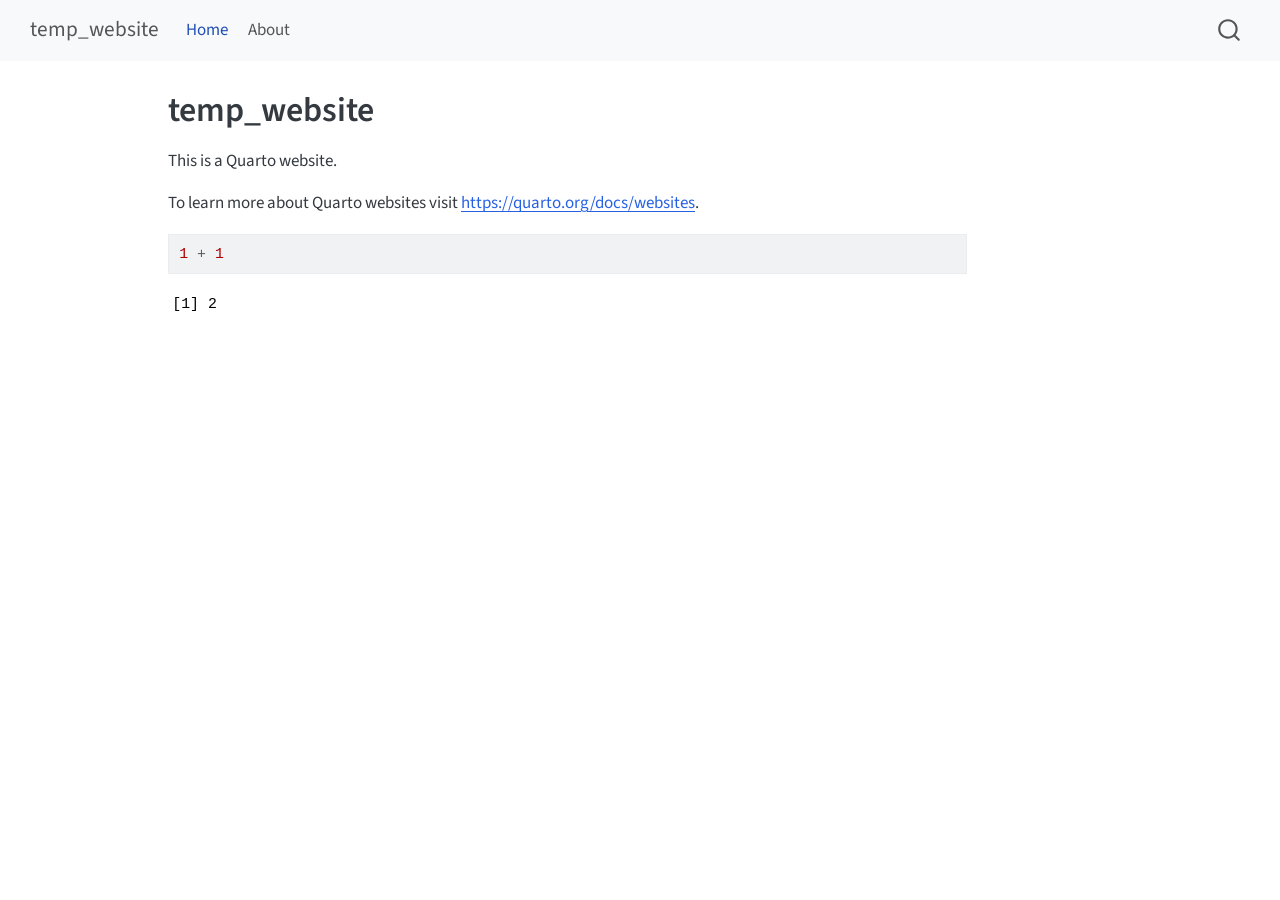
<file: _site/index.html>
<!DOCTYPE html>
<html xmlns="http://www.w3.org/1999/xhtml" lang="en" xml:lang="en"><head>

<meta charset="utf-8">
<meta name="generator" content="quarto-1.9.37">

<meta name="viewport" content="width=device-width, initial-scale=1.0, user-scalable=yes">


<title>temp_website</title>
<style>
/* Default styles provided by pandoc.
** See https://pandoc.org/MANUAL.html#variables-for-html for config info.
*/
code{white-space: pre-wrap;}
span.smallcaps{font-variant: small-caps;}
div.columns{display: flex; gap: min(4vw, 1.5em);}
div.column{flex: auto; overflow-x: auto;}
div.hanging-indent{margin-left: 1.5em; text-indent: -1.5em;}
ul.task-list{list-style: none;}
ul.task-list li input[type="checkbox"] {
  width: 0.8em;
  margin: 0 0.8em 0.2em -1em; /* quarto-specific, see https://github.com/quarto-dev/quarto-cli/issues/4556 */ 
  vertical-align: middle;
}
/* CSS for syntax highlighting */
html { -webkit-text-size-adjust: 100%; }
pre > code.sourceCode { white-space: pre; position: relative; }
pre > code.sourceCode > span { display: inline-block; line-height: 1.25; }
pre > code.sourceCode > span:empty { height: 1.2em; }
.sourceCode { overflow: visible; }
code.sourceCode > span { color: inherit; text-decoration: inherit; }
div.sourceCode { margin: 1em 0; }
pre.sourceCode { margin: 0; }
@media screen {
div.sourceCode { overflow: auto; }
}
@media print {
pre > code.sourceCode { white-space: pre-wrap; }
pre > code.sourceCode > span { text-indent: -5em; padding-left: 5em; }
}
pre.numberSource code
  { counter-reset: source-line 0; }
pre.numberSource code > span
  { position: relative; left: -4em; counter-increment: source-line; }
pre.numberSource code > span > a:first-child::before
  { content: counter(source-line);
    position: relative; left: -1em; text-align: right; vertical-align: baseline;
    border: none; display: inline-block;
    -webkit-touch-callout: none; -webkit-user-select: none;
    -khtml-user-select: none; -moz-user-select: none;
    -ms-user-select: none; user-select: none;
    padding: 0 4px; width: 4em;
  }
pre.numberSource { margin-left: 3em;  padding-left: 4px; }
div.sourceCode
  {   }
@media screen {
pre > code.sourceCode > span > a:first-child::before { text-decoration: underline; }
}
</style>


<script src="site_libs/quarto-nav/quarto-nav.js"></script>
<script src="site_libs/quarto-nav/headroom.min.js"></script>
<script src="site_libs/clipboard/clipboard.min.js"></script>
<script src="site_libs/quarto-search/autocomplete.umd.js"></script>
<script src="site_libs/quarto-search/fuse.min.js"></script>
<script src="site_libs/quarto-search/quarto-search.js"></script>
<meta name="quarto:offset" content="./">
<script src="site_libs/quarto-html/quarto.js" type="module"></script>
<script src="site_libs/quarto-html/tabsets/tabsets.js" type="module"></script>
<script src="site_libs/quarto-html/popper.min.js"></script>
<script src="site_libs/quarto-html/tippy.umd.min.js"></script>
<script src="site_libs/quarto-html/anchor.min.js"></script>
<link href="site_libs/quarto-html/tippy.css" rel="stylesheet">
<link href="site_libs/quarto-html/quarto-syntax-highlighting-7f8f88aac4f3542376d5c11b86a4c14d.css" rel="stylesheet" id="quarto-text-highlighting-styles">
<script src="site_libs/bootstrap/bootstrap.min.js"></script>
<link href="site_libs/bootstrap/bootstrap-icons.css" rel="stylesheet">
<link href="site_libs/bootstrap/bootstrap-158031087360bce0ff56dc785ce39e06.min.css" rel="stylesheet" append-hash="true" id="quarto-bootstrap" data-mode="light">
<script id="quarto-search-options" type="application/json">{
  "location": "navbar",
  "copy-button": false,
  "collapse-after": 3,
  "panel-placement": "end",
  "type": "overlay",
  "limit": 50,
  "keyboard-shortcut": [
    "f",
    "/",
    "s"
  ],
  "show-item-context": false,
  "language": {
    "search-no-results-text": "No results",
    "search-matching-documents-text": "matching documents",
    "search-copy-link-title": "Copy link to search",
    "search-hide-matches-text": "Hide additional matches",
    "search-more-match-text": "more match in this document",
    "search-more-matches-text": "more matches in this document",
    "search-clear-button-title": "Clear",
    "search-text-placeholder": "",
    "search-detached-cancel-button-title": "Cancel",
    "search-submit-button-title": "Submit",
    "search-label": "Search"
  }
}</script>


<link rel="stylesheet" href="styles.css">
</head>

<body class="nav-fixed quarto-light">

<div id="quarto-search-results"></div>
  <header id="quarto-header" class="headroom fixed-top">
    <nav class="navbar navbar-expand-lg " data-bs-theme="dark">
      <div class="navbar-container container-fluid">
      <div class="navbar-brand-container mx-auto">
    <a class="navbar-brand" href="./index.html">
    <span class="navbar-title">temp_website</span>
    </a>
  </div>
            <div id="quarto-search" class="" title="Search"></div>
          <button class="navbar-toggler" type="button" data-bs-toggle="collapse" data-bs-target="#navbarCollapse" aria-controls="navbarCollapse" role="menu" aria-expanded="false" aria-label="Toggle navigation" onclick="if (window.quartoToggleHeadroom) { window.quartoToggleHeadroom(); }">
  <span class="navbar-toggler-icon"></span>
</button>
          <div class="collapse navbar-collapse" id="navbarCollapse">
            <ul class="navbar-nav navbar-nav-scroll me-auto">
  <li class="nav-item">
    <a class="nav-link active" href="./index.html" aria-current="page"> 
<span class="menu-text">Home</span></a>
  </li>  
  <li class="nav-item">
    <a class="nav-link" href="./about.html"> 
<span class="menu-text">About</span></a>
  </li>  
</ul>
          </div> <!-- /navcollapse -->
            <div class="quarto-navbar-tools">
</div>
      </div> <!-- /container-fluid -->
    </nav>
</header>
<!-- content -->
<div id="quarto-content" class="quarto-container page-columns page-rows-contents page-layout-article page-navbar">
<!-- sidebar -->
<!-- margin-sidebar -->
    <div id="quarto-margin-sidebar" class="sidebar margin-sidebar zindex-bottom">
        
    </div>
<!-- main -->
<main class="content" id="quarto-document-content">

<header id="title-block-header" class="quarto-title-block default">
<div class="quarto-title">
<h1 class="title">temp_website</h1>
</div>



<div class="quarto-title-meta">

    
  
    
  </div>
  


</header>


<p>This is a Quarto website.</p>
<p>To learn more about Quarto websites visit <a href="https://quarto.org/docs/websites" class="uri">https://quarto.org/docs/websites</a>.</p>
<div class="cell">
<div class="code-copy-outer-scaffold"><div class="sourceCode cell-code" id="cb1"><pre class="sourceCode r code-with-copy"><code class="sourceCode r"><span id="cb1-1"><a href="#cb1-1" aria-hidden="true" tabindex="-1"></a><span class="dv">1</span> <span class="sc">+</span> <span class="dv">1</span></span></code></pre></div><button title="Copy to Clipboard" class="code-copy-button"><i class="bi"></i></button></div>
<div class="cell-output cell-output-stdout">
<pre><code>[1] 2</code></pre>
</div>
</div>



</main> <!-- /main -->
<script id="quarto-html-after-body" type="application/javascript">
  window.document.addEventListener("DOMContentLoaded", function (event) {
    const icon = "";
    const anchorJS = new window.AnchorJS();
    anchorJS.options = {
      placement: 'right',
      icon: icon
    };
    anchorJS.add('.anchored');
    const isCodeAnnotation = (el) => {
      for (const clz of el.classList) {
        if (clz.startsWith('code-annotation-')) {                     
          return true;
        }
      }
      return false;
    }
    const onCopySuccess = function(e) {
      // button target
      const button = e.trigger;
      // don't keep focus
      button.blur();
      // flash "checked"
      button.classList.add('code-copy-button-checked');
      var currentTitle = button.getAttribute("title");
      button.setAttribute("title", "Copied!");
      let tooltip;
      if (window.bootstrap) {
        button.setAttribute("data-bs-toggle", "tooltip");
        button.setAttribute("data-bs-placement", "left");
        button.setAttribute("data-bs-title", "Copied!");
        tooltip = new bootstrap.Tooltip(button, 
          { trigger: "manual", 
            customClass: "code-copy-button-tooltip",
            offset: [0, -8]});
        tooltip.show();    
      }
      setTimeout(function() {
        if (tooltip) {
          tooltip.hide();
          button.removeAttribute("data-bs-title");
          button.removeAttribute("data-bs-toggle");
          button.removeAttribute("data-bs-placement");
        }
        button.setAttribute("title", currentTitle);
        button.classList.remove('code-copy-button-checked');
      }, 1000);
      // clear code selection
      e.clearSelection();
    }
    const getTextToCopy = function(trigger) {
      const outerScaffold = trigger.parentElement.cloneNode(true);
      const codeEl = outerScaffold.querySelector('code');
      for (const childEl of codeEl.children) {
        if (isCodeAnnotation(childEl)) {
          childEl.remove();
        }
      }
      return codeEl.innerText;
    }
    const clipboard = new window.ClipboardJS('.code-copy-button:not([data-in-quarto-modal])', {
      text: getTextToCopy
    });
    clipboard.on('success', onCopySuccess);
    if (window.document.getElementById('quarto-embedded-source-code-modal')) {
      const clipboardModal = new window.ClipboardJS('.code-copy-button[data-in-quarto-modal]', {
        text: getTextToCopy,
        container: window.document.getElementById('quarto-embedded-source-code-modal')
      });
      clipboardModal.on('success', onCopySuccess);
    }
      var localhostRegex = new RegExp(/^(?:http|https):\/\/localhost\:?[0-9]*\//);
      var mailtoRegex = new RegExp(/^mailto:/);
        var filterRegex = new RegExp('/' + window.location.host + '/');
      var isInternal = (href) => {
          return filterRegex.test(href) || localhostRegex.test(href) || mailtoRegex.test(href);
      }
      // Inspect non-navigation links and adorn them if external
     var links = window.document.querySelectorAll('a[href]:not(.nav-link):not(.navbar-brand):not(.toc-action):not(.sidebar-link):not(.sidebar-item-toggle):not(.pagination-link):not(.no-external):not([aria-hidden]):not(.dropdown-item):not(.quarto-navigation-tool):not(.about-link)');
      for (var i=0; i<links.length; i++) {
        const link = links[i];
        if (!isInternal(link.href)) {
          // undo the damage that might have been done by quarto-nav.js in the case of
          // links that we want to consider external
          if (link.dataset.originalHref !== undefined) {
            link.href = link.dataset.originalHref;
          }
        }
      }
    function tippyHover(el, contentFn, onTriggerFn, onUntriggerFn) {
      const config = {
        allowHTML: true,
        maxWidth: 500,
        delay: 100,
        arrow: false,
        appendTo: function(el) {
            return el.parentElement;
        },
        interactive: true,
        interactiveBorder: 10,
        theme: 'quarto',
        placement: 'bottom-start',
      };
      if (contentFn) {
        config.content = contentFn;
      }
      if (onTriggerFn) {
        config.onTrigger = onTriggerFn;
      }
      if (onUntriggerFn) {
        config.onUntrigger = onUntriggerFn;
      }
      window.tippy(el, config); 
    }
    const noterefs = window.document.querySelectorAll('a[role="doc-noteref"]');
    for (var i=0; i<noterefs.length; i++) {
      const ref = noterefs[i];
      tippyHover(ref, function() {
        // use id or data attribute instead here
        let href = ref.getAttribute('data-footnote-href') || ref.getAttribute('href');
        try { href = new URL(href).hash; } catch {}
        const id = href.replace(/^#\/?/, "");
        const note = window.document.getElementById(id);
        if (note) {
          return note.innerHTML;
        } else {
          return "";
        }
      });
    }
    const xrefs = window.document.querySelectorAll('a.quarto-xref');
    const processXRef = (id, note) => {
      // Strip column container classes
      const stripColumnClz = (el) => {
        el.classList.remove("page-full", "page-columns");
        if (el.children) {
          for (const child of el.children) {
            stripColumnClz(child);
          }
        }
      }
      stripColumnClz(note)
      if (id === null || id.startsWith('sec-')) {
        // Special case sections, only their first couple elements
        const container = document.createElement("div");
        if (note.children && note.children.length > 2) {
          container.appendChild(note.children[0].cloneNode(true));
          for (let i = 1; i < note.children.length; i++) {
            const child = note.children[i];
            if (child.tagName === "P" && child.innerText === "") {
              continue;
            } else {
              container.appendChild(child.cloneNode(true));
              break;
            }
          }
          if (window.Quarto?.typesetMath) {
            window.Quarto.typesetMath(container);
          }
          return container.innerHTML
        } else {
          if (window.Quarto?.typesetMath) {
            window.Quarto.typesetMath(note);
          }
          return note.innerHTML;
        }
      } else {
        // Remove any anchor links if they are present
        const anchorLink = note.querySelector('a.anchorjs-link');
        if (anchorLink) {
          anchorLink.remove();
        }
        if (window.Quarto?.typesetMath) {
          window.Quarto.typesetMath(note);
        }
        if (note.classList.contains("callout")) {
          return note.outerHTML;
        } else {
          return note.innerHTML;
        }
      }
    }
    for (var i=0; i<xrefs.length; i++) {
      const xref = xrefs[i];
      tippyHover(xref, undefined, function(instance) {
        instance.disable();
        let url = xref.getAttribute('href');
        let hash = undefined; 
        if (url.startsWith('#')) {
          hash = url;
        } else {
          try { hash = new URL(url).hash; } catch {}
        }
        if (hash) {
          const id = hash.replace(/^#\/?/, "");
          const note = window.document.getElementById(id);
          if (note !== null) {
            try {
              const html = processXRef(id, note.cloneNode(true));
              instance.setContent(html);
            } finally {
              instance.enable();
              instance.show();
            }
          } else {
            // See if we can fetch this
            fetch(url.split('#')[0])
            .then(res => res.text())
            .then(html => {
              const parser = new DOMParser();
              const htmlDoc = parser.parseFromString(html, "text/html");
              const note = htmlDoc.getElementById(id);
              if (note !== null) {
                const html = processXRef(id, note);
                instance.setContent(html);
              } 
            }).finally(() => {
              instance.enable();
              instance.show();
            });
          }
        } else {
          // See if we can fetch a full url (with no hash to target)
          // This is a special case and we should probably do some content thinning / targeting
          fetch(url)
          .then(res => res.text())
          .then(html => {
            const parser = new DOMParser();
            const htmlDoc = parser.parseFromString(html, "text/html");
            const note = htmlDoc.querySelector('main.content');
            if (note !== null) {
              // This should only happen for chapter cross references
              // (since there is no id in the URL)
              // remove the first header
              if (note.children.length > 0 && note.children[0].tagName === "HEADER") {
                note.children[0].remove();
              }
              const html = processXRef(null, note);
              instance.setContent(html);
            } 
          }).finally(() => {
            instance.enable();
            instance.show();
          });
        }
      }, function(instance) {
      });
    }
        let selectedAnnoteEl;
        const selectorForAnnotation = ( cell, annotation) => {
          let cellAttr = 'data-code-cell="' + cell + '"';
          let lineAttr = 'data-code-annotation="' +  annotation + '"';
          const selector = 'span[' + cellAttr + '][' + lineAttr + ']';
          return selector;
        }
        const selectCodeLines = (annoteEl) => {
          const doc = window.document;
          const targetCell = annoteEl.getAttribute("data-target-cell");
          const targetAnnotation = annoteEl.getAttribute("data-target-annotation");
          const annoteSpan = window.document.querySelector(selectorForAnnotation(targetCell, targetAnnotation));
          const lines = annoteSpan.getAttribute("data-code-lines").split(",");
          const lineIds = lines.map((line) => {
            return targetCell + "-" + line;
          })
          let top = null;
          let height = null;
          let parent = null;
          if (lineIds.length > 0) {
              //compute the position of the single el (top and bottom and make a div)
              const el = window.document.getElementById(lineIds[0]);
              top = el.offsetTop;
              height = el.offsetHeight;
              parent = el.parentElement.parentElement;
            if (lineIds.length > 1) {
              const lastEl = window.document.getElementById(lineIds[lineIds.length - 1]);
              const bottom = lastEl.offsetTop + lastEl.offsetHeight;
              height = bottom - top;
            }
            if (top !== null && height !== null && parent !== null) {
              // cook up a div (if necessary) and position it 
              let div = window.document.getElementById("code-annotation-line-highlight");
              if (div === null) {
                div = window.document.createElement("div");
                div.setAttribute("id", "code-annotation-line-highlight");
                div.style.position = 'absolute';
                parent.appendChild(div);
              }
              div.style.top = top - 2 + "px";
              div.style.height = height + 4 + "px";
              div.style.left = 0;
              let gutterDiv = window.document.getElementById("code-annotation-line-highlight-gutter");
              if (gutterDiv === null) {
                gutterDiv = window.document.createElement("div");
                gutterDiv.setAttribute("id", "code-annotation-line-highlight-gutter");
                gutterDiv.style.position = 'absolute';
                const codeCell = window.document.getElementById(targetCell);
                const gutter = codeCell.querySelector('.code-annotation-gutter');
                gutter.appendChild(gutterDiv);
              }
              gutterDiv.style.top = top - 2 + "px";
              gutterDiv.style.height = height + 4 + "px";
            }
            selectedAnnoteEl = annoteEl;
          }
        };
        const unselectCodeLines = () => {
          const elementsIds = ["code-annotation-line-highlight", "code-annotation-line-highlight-gutter"];
          elementsIds.forEach((elId) => {
            const div = window.document.getElementById(elId);
            if (div) {
              div.remove();
            }
          });
          selectedAnnoteEl = undefined;
        };
          // Handle positioning of the toggle
      window.addEventListener(
        "resize",
        throttle(() => {
          elRect = undefined;
          if (selectedAnnoteEl) {
            selectCodeLines(selectedAnnoteEl);
          }
        }, 10)
      );
      function throttle(fn, ms) {
      let throttle = false;
      let timer;
        return (...args) => {
          if(!throttle) { // first call gets through
              fn.apply(this, args);
              throttle = true;
          } else { // all the others get throttled
              if(timer) clearTimeout(timer); // cancel #2
              timer = setTimeout(() => {
                fn.apply(this, args);
                timer = throttle = false;
              }, ms);
          }
        };
      }
        // Attach click handler to the DT
        const annoteDls = window.document.querySelectorAll('dt[data-target-cell]');
        for (const annoteDlNode of annoteDls) {
          annoteDlNode.addEventListener('click', (event) => {
            const clickedEl = event.target;
            if (clickedEl !== selectedAnnoteEl) {
              unselectCodeLines();
              const activeEl = window.document.querySelector('dt[data-target-cell].code-annotation-active');
              if (activeEl) {
                activeEl.classList.remove('code-annotation-active');
              }
              selectCodeLines(clickedEl);
              clickedEl.classList.add('code-annotation-active');
            } else {
              // Unselect the line
              unselectCodeLines();
              clickedEl.classList.remove('code-annotation-active');
            }
          });
        }
    const findCites = (el) => {
      const parentEl = el.parentElement;
      if (parentEl) {
        const cites = parentEl.dataset.cites;
        if (cites) {
          return {
            el,
            cites: cites.split(' ')
          };
        } else {
          return findCites(el.parentElement)
        }
      } else {
        return undefined;
      }
    };
    var bibliorefs = window.document.querySelectorAll('a[role="doc-biblioref"]');
    for (var i=0; i<bibliorefs.length; i++) {
      const ref = bibliorefs[i];
      const citeInfo = findCites(ref);
      if (citeInfo) {
        tippyHover(citeInfo.el, function() {
          var popup = window.document.createElement('div');
          citeInfo.cites.forEach(function(cite) {
            var citeDiv = window.document.createElement('div');
            citeDiv.classList.add('hanging-indent');
            citeDiv.classList.add('csl-entry');
            var biblioDiv = window.document.getElementById('ref-' + cite);
            if (biblioDiv) {
              citeDiv.innerHTML = biblioDiv.innerHTML;
            }
            popup.appendChild(citeDiv);
          });
          return popup.innerHTML;
        });
      }
    }
  });
  </script>
</div> <!-- /content -->




</body></html>
</file>
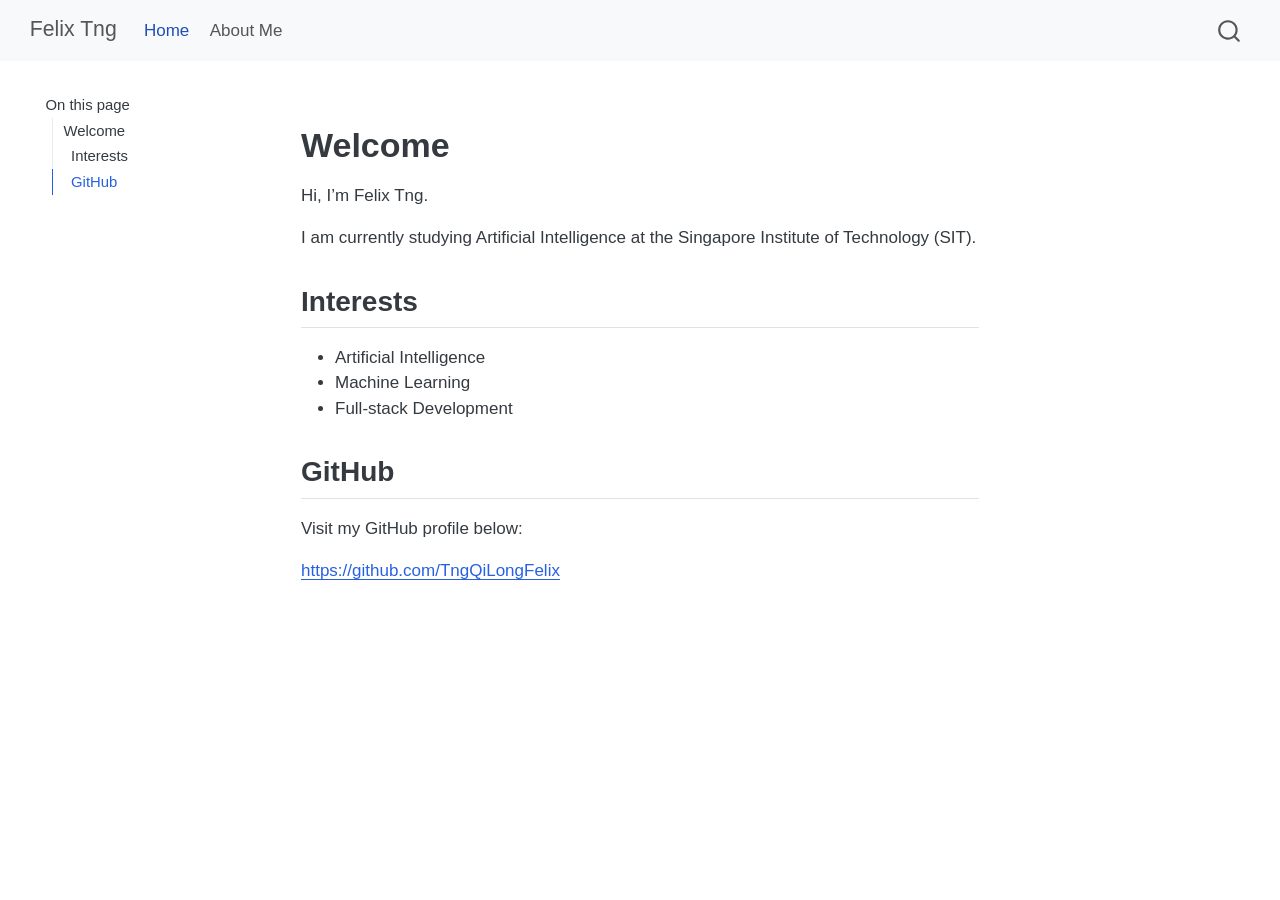
<file: docs/index.html>
<!DOCTYPE html>
<html xmlns="http://www.w3.org/1999/xhtml" lang="en" xml:lang="en"><head>

<meta charset="utf-8">
<meta name="generator" content="quarto-1.9.37">

<meta name="viewport" content="width=device-width, initial-scale=1.0, user-scalable=yes">


<title>Felix Tng</title>
<style>
/* Default styles provided by pandoc.
** See https://pandoc.org/MANUAL.html#variables-for-html for config info.
*/
code{white-space: pre-wrap;}
span.smallcaps{font-variant: small-caps;}
div.columns{display: flex; gap: min(4vw, 1.5em);}
div.column{flex: auto; overflow-x: auto;}
div.hanging-indent{margin-left: 1.5em; text-indent: -1.5em;}
ul.task-list{list-style: none;}
ul.task-list li input[type="checkbox"] {
  width: 0.8em;
  margin: 0 0.8em 0.2em -1em; /* quarto-specific, see https://github.com/quarto-dev/quarto-cli/issues/4556 */ 
  vertical-align: middle;
}
</style>


<script src="site_libs/quarto-nav/quarto-nav.js"></script>
<script src="site_libs/quarto-nav/headroom.min.js"></script>
<script src="site_libs/clipboard/clipboard.min.js"></script>
<script src="site_libs/quarto-search/autocomplete.umd.js"></script>
<script src="site_libs/quarto-search/fuse.min.js"></script>
<script src="site_libs/quarto-search/quarto-search.js"></script>
<meta name="quarto:offset" content="./">
<script src="site_libs/quarto-html/quarto.js" type="module"></script>
<script src="site_libs/quarto-html/tabsets/tabsets.js" type="module"></script>
<script src="site_libs/quarto-html/popper.min.js"></script>
<script src="site_libs/quarto-html/tippy.umd.min.js"></script>
<script src="site_libs/quarto-html/anchor.min.js"></script>
<link href="site_libs/quarto-html/tippy.css" rel="stylesheet">
<link href="site_libs/quarto-html/quarto-syntax-highlighting-7f8f88aac4f3542376d5c11b86a4c14d.css" rel="stylesheet" id="quarto-text-highlighting-styles">
<script src="site_libs/bootstrap/bootstrap.min.js"></script>
<link href="site_libs/bootstrap/bootstrap-icons.css" rel="stylesheet">
<link href="site_libs/bootstrap/bootstrap-158031087360bce0ff56dc785ce39e06.min.css" rel="stylesheet" append-hash="true" id="quarto-bootstrap" data-mode="light">
<script id="quarto-search-options" type="application/json">{
  "location": "navbar",
  "copy-button": false,
  "collapse-after": 3,
  "panel-placement": "end",
  "type": "overlay",
  "limit": 50,
  "keyboard-shortcut": [
    "f",
    "/",
    "s"
  ],
  "show-item-context": false,
  "language": {
    "search-no-results-text": "No results",
    "search-matching-documents-text": "matching documents",
    "search-copy-link-title": "Copy link to search",
    "search-hide-matches-text": "Hide additional matches",
    "search-more-match-text": "more match in this document",
    "search-more-matches-text": "more matches in this document",
    "search-clear-button-title": "Clear",
    "search-text-placeholder": "",
    "search-detached-cancel-button-title": "Cancel",
    "search-submit-button-title": "Submit",
    "search-label": "Search"
  }
}</script>


<link rel="stylesheet" href="styles.css">
</head>

<body class="floating nav-fixed quarto-light">

<div id="quarto-search-results"></div>
  <header id="quarto-header" class="headroom fixed-top">
    <nav class="navbar navbar-expand-lg " data-bs-theme="dark">
      <div class="navbar-container container-fluid">
      <div class="navbar-brand-container mx-auto">
    <a class="navbar-brand" href="./index.html">
    <span class="navbar-title">Felix Tng</span>
    </a>
  </div>
            <div id="quarto-search" class="" title="Search"></div>
          <button class="navbar-toggler" type="button" data-bs-toggle="collapse" data-bs-target="#navbarCollapse" aria-controls="navbarCollapse" role="menu" aria-expanded="false" aria-label="Toggle navigation" onclick="if (window.quartoToggleHeadroom) { window.quartoToggleHeadroom(); }">
  <span class="navbar-toggler-icon"></span>
</button>
          <div class="collapse navbar-collapse" id="navbarCollapse">
            <ul class="navbar-nav navbar-nav-scroll me-auto">
  <li class="nav-item">
    <a class="nav-link active" href="./index.html" aria-current="page"> 
<span class="menu-text">Home</span></a>
  </li>  
  <li class="nav-item">
    <a class="nav-link" href="./about.html"> 
<span class="menu-text">About Me</span></a>
  </li>  
</ul>
          </div> <!-- /navcollapse -->
            <div class="quarto-navbar-tools">
</div>
      </div> <!-- /container-fluid -->
    </nav>
</header>
<!-- content -->
<div id="quarto-content" class="quarto-container page-columns page-rows-contents page-layout-article page-navbar">
<!-- sidebar -->
  <nav id="quarto-sidebar" class="sidebar collapse collapse-horizontal quarto-sidebar-collapse-item sidebar-navigation floating overflow-auto">
    <nav id="TOC" role="doc-toc" class="toc-active">
    <h2 id="toc-title">On this page</h2>
   
  <ul>
  <li><a href="#welcome" id="toc-welcome" class="nav-link active" data-scroll-target="#welcome">Welcome</a>
  <ul class="collapse">
  <li><a href="#interests" id="toc-interests" class="nav-link" data-scroll-target="#interests">Interests</a></li>
  <li><a href="#github" id="toc-github" class="nav-link" data-scroll-target="#github">GitHub</a></li>
  </ul></li>
  </ul>
</nav>
</nav>
<div id="quarto-sidebar-glass" class="quarto-sidebar-collapse-item" data-bs-toggle="collapse" data-bs-target=".quarto-sidebar-collapse-item"></div>
<!-- margin-sidebar -->
    <div id="quarto-margin-sidebar" class="sidebar margin-sidebar zindex-bottom">
    </div>
<!-- main -->
<main class="content" id="quarto-document-content"><header id="title-block-header" class="quarto-title-block"></header>




<section id="welcome" class="level1">
<h1>Welcome</h1>
<p>Hi, I’m Felix Tng.</p>
<p>I am currently studying Artificial Intelligence at the Singapore Institute of Technology (SIT).</p>
<section id="interests" class="level2">
<h2 class="anchored" data-anchor-id="interests">Interests</h2>
<ul>
<li>Artificial Intelligence</li>
<li>Machine Learning</li>
<li>Full-stack Development</li>
</ul>
</section>
<section id="github" class="level2">
<h2 class="anchored" data-anchor-id="github">GitHub</h2>
<p>Visit my GitHub profile below:</p>
<p><a href="https://github.com/TngQiLongFelix" class="uri">https://github.com/TngQiLongFelix</a></p>


</section>
</section>

</main> <!-- /main -->
<script id="quarto-html-after-body" type="application/javascript">
  window.document.addEventListener("DOMContentLoaded", function (event) {
    const icon = "";
    const anchorJS = new window.AnchorJS();
    anchorJS.options = {
      placement: 'right',
      icon: icon
    };
    anchorJS.add('.anchored');
    const isCodeAnnotation = (el) => {
      for (const clz of el.classList) {
        if (clz.startsWith('code-annotation-')) {                     
          return true;
        }
      }
      return false;
    }
    const onCopySuccess = function(e) {
      // button target
      const button = e.trigger;
      // don't keep focus
      button.blur();
      // flash "checked"
      button.classList.add('code-copy-button-checked');
      var currentTitle = button.getAttribute("title");
      button.setAttribute("title", "Copied!");
      let tooltip;
      if (window.bootstrap) {
        button.setAttribute("data-bs-toggle", "tooltip");
        button.setAttribute("data-bs-placement", "left");
        button.setAttribute("data-bs-title", "Copied!");
        tooltip = new bootstrap.Tooltip(button, 
          { trigger: "manual", 
            customClass: "code-copy-button-tooltip",
            offset: [0, -8]});
        tooltip.show();    
      }
      setTimeout(function() {
        if (tooltip) {
          tooltip.hide();
          button.removeAttribute("data-bs-title");
          button.removeAttribute("data-bs-toggle");
          button.removeAttribute("data-bs-placement");
        }
        button.setAttribute("title", currentTitle);
        button.classList.remove('code-copy-button-checked');
      }, 1000);
      // clear code selection
      e.clearSelection();
    }
    const getTextToCopy = function(trigger) {
      const outerScaffold = trigger.parentElement.cloneNode(true);
      const codeEl = outerScaffold.querySelector('code');
      for (const childEl of codeEl.children) {
        if (isCodeAnnotation(childEl)) {
          childEl.remove();
        }
      }
      return codeEl.innerText;
    }
    const clipboard = new window.ClipboardJS('.code-copy-button:not([data-in-quarto-modal])', {
      text: getTextToCopy
    });
    clipboard.on('success', onCopySuccess);
    if (window.document.getElementById('quarto-embedded-source-code-modal')) {
      const clipboardModal = new window.ClipboardJS('.code-copy-button[data-in-quarto-modal]', {
        text: getTextToCopy,
        container: window.document.getElementById('quarto-embedded-source-code-modal')
      });
      clipboardModal.on('success', onCopySuccess);
    }
      var localhostRegex = new RegExp(/^(?:http|https):\/\/localhost\:?[0-9]*\//);
      var mailtoRegex = new RegExp(/^mailto:/);
        var filterRegex = new RegExp('/' + window.location.host + '/');
      var isInternal = (href) => {
          return filterRegex.test(href) || localhostRegex.test(href) || mailtoRegex.test(href);
      }
      // Inspect non-navigation links and adorn them if external
     var links = window.document.querySelectorAll('a[href]:not(.nav-link):not(.navbar-brand):not(.toc-action):not(.sidebar-link):not(.sidebar-item-toggle):not(.pagination-link):not(.no-external):not([aria-hidden]):not(.dropdown-item):not(.quarto-navigation-tool):not(.about-link)');
      for (var i=0; i<links.length; i++) {
        const link = links[i];
        if (!isInternal(link.href)) {
          // undo the damage that might have been done by quarto-nav.js in the case of
          // links that we want to consider external
          if (link.dataset.originalHref !== undefined) {
            link.href = link.dataset.originalHref;
          }
        }
      }
    function tippyHover(el, contentFn, onTriggerFn, onUntriggerFn) {
      const config = {
        allowHTML: true,
        maxWidth: 500,
        delay: 100,
        arrow: false,
        appendTo: function(el) {
            return el.parentElement;
        },
        interactive: true,
        interactiveBorder: 10,
        theme: 'quarto',
        placement: 'bottom-start',
      };
      if (contentFn) {
        config.content = contentFn;
      }
      if (onTriggerFn) {
        config.onTrigger = onTriggerFn;
      }
      if (onUntriggerFn) {
        config.onUntrigger = onUntriggerFn;
      }
      window.tippy(el, config); 
    }
    const noterefs = window.document.querySelectorAll('a[role="doc-noteref"]');
    for (var i=0; i<noterefs.length; i++) {
      const ref = noterefs[i];
      tippyHover(ref, function() {
        // use id or data attribute instead here
        let href = ref.getAttribute('data-footnote-href') || ref.getAttribute('href');
        try { href = new URL(href).hash; } catch {}
        const id = href.replace(/^#\/?/, "");
        const note = window.document.getElementById(id);
        if (note) {
          return note.innerHTML;
        } else {
          return "";
        }
      });
    }
    const xrefs = window.document.querySelectorAll('a.quarto-xref');
    const processXRef = (id, note) => {
      // Strip column container classes
      const stripColumnClz = (el) => {
        el.classList.remove("page-full", "page-columns");
        if (el.children) {
          for (const child of el.children) {
            stripColumnClz(child);
          }
        }
      }
      stripColumnClz(note)
      if (id === null || id.startsWith('sec-')) {
        // Special case sections, only their first couple elements
        const container = document.createElement("div");
        if (note.children && note.children.length > 2) {
          container.appendChild(note.children[0].cloneNode(true));
          for (let i = 1; i < note.children.length; i++) {
            const child = note.children[i];
            if (child.tagName === "P" && child.innerText === "") {
              continue;
            } else {
              container.appendChild(child.cloneNode(true));
              break;
            }
          }
          if (window.Quarto?.typesetMath) {
            window.Quarto.typesetMath(container);
          }
          return container.innerHTML
        } else {
          if (window.Quarto?.typesetMath) {
            window.Quarto.typesetMath(note);
          }
          return note.innerHTML;
        }
      } else {
        // Remove any anchor links if they are present
        const anchorLink = note.querySelector('a.anchorjs-link');
        if (anchorLink) {
          anchorLink.remove();
        }
        if (window.Quarto?.typesetMath) {
          window.Quarto.typesetMath(note);
        }
        if (note.classList.contains("callout")) {
          return note.outerHTML;
        } else {
          return note.innerHTML;
        }
      }
    }
    for (var i=0; i<xrefs.length; i++) {
      const xref = xrefs[i];
      tippyHover(xref, undefined, function(instance) {
        instance.disable();
        let url = xref.getAttribute('href');
        let hash = undefined; 
        if (url.startsWith('#')) {
          hash = url;
        } else {
          try { hash = new URL(url).hash; } catch {}
        }
        if (hash) {
          const id = hash.replace(/^#\/?/, "");
          const note = window.document.getElementById(id);
          if (note !== null) {
            try {
              const html = processXRef(id, note.cloneNode(true));
              instance.setContent(html);
            } finally {
              instance.enable();
              instance.show();
            }
          } else {
            // See if we can fetch this
            fetch(url.split('#')[0])
            .then(res => res.text())
            .then(html => {
              const parser = new DOMParser();
              const htmlDoc = parser.parseFromString(html, "text/html");
              const note = htmlDoc.getElementById(id);
              if (note !== null) {
                const html = processXRef(id, note);
                instance.setContent(html);
              } 
            }).finally(() => {
              instance.enable();
              instance.show();
            });
          }
        } else {
          // See if we can fetch a full url (with no hash to target)
          // This is a special case and we should probably do some content thinning / targeting
          fetch(url)
          .then(res => res.text())
          .then(html => {
            const parser = new DOMParser();
            const htmlDoc = parser.parseFromString(html, "text/html");
            const note = htmlDoc.querySelector('main.content');
            if (note !== null) {
              // This should only happen for chapter cross references
              // (since there is no id in the URL)
              // remove the first header
              if (note.children.length > 0 && note.children[0].tagName === "HEADER") {
                note.children[0].remove();
              }
              const html = processXRef(null, note);
              instance.setContent(html);
            } 
          }).finally(() => {
            instance.enable();
            instance.show();
          });
        }
      }, function(instance) {
      });
    }
        let selectedAnnoteEl;
        const selectorForAnnotation = ( cell, annotation) => {
          let cellAttr = 'data-code-cell="' + cell + '"';
          let lineAttr = 'data-code-annotation="' +  annotation + '"';
          const selector = 'span[' + cellAttr + '][' + lineAttr + ']';
          return selector;
        }
        const selectCodeLines = (annoteEl) => {
          const doc = window.document;
          const targetCell = annoteEl.getAttribute("data-target-cell");
          const targetAnnotation = annoteEl.getAttribute("data-target-annotation");
          const annoteSpan = window.document.querySelector(selectorForAnnotation(targetCell, targetAnnotation));
          const lines = annoteSpan.getAttribute("data-code-lines").split(",");
          const lineIds = lines.map((line) => {
            return targetCell + "-" + line;
          })
          let top = null;
          let height = null;
          let parent = null;
          if (lineIds.length > 0) {
              //compute the position of the single el (top and bottom and make a div)
              const el = window.document.getElementById(lineIds[0]);
              top = el.offsetTop;
              height = el.offsetHeight;
              parent = el.parentElement.parentElement;
            if (lineIds.length > 1) {
              const lastEl = window.document.getElementById(lineIds[lineIds.length - 1]);
              const bottom = lastEl.offsetTop + lastEl.offsetHeight;
              height = bottom - top;
            }
            if (top !== null && height !== null && parent !== null) {
              // cook up a div (if necessary) and position it 
              let div = window.document.getElementById("code-annotation-line-highlight");
              if (div === null) {
                div = window.document.createElement("div");
                div.setAttribute("id", "code-annotation-line-highlight");
                div.style.position = 'absolute';
                parent.appendChild(div);
              }
              div.style.top = top - 2 + "px";
              div.style.height = height + 4 + "px";
              div.style.left = 0;
              let gutterDiv = window.document.getElementById("code-annotation-line-highlight-gutter");
              if (gutterDiv === null) {
                gutterDiv = window.document.createElement("div");
                gutterDiv.setAttribute("id", "code-annotation-line-highlight-gutter");
                gutterDiv.style.position = 'absolute';
                const codeCell = window.document.getElementById(targetCell);
                const gutter = codeCell.querySelector('.code-annotation-gutter');
                gutter.appendChild(gutterDiv);
              }
              gutterDiv.style.top = top - 2 + "px";
              gutterDiv.style.height = height + 4 + "px";
            }
            selectedAnnoteEl = annoteEl;
          }
        };
        const unselectCodeLines = () => {
          const elementsIds = ["code-annotation-line-highlight", "code-annotation-line-highlight-gutter"];
          elementsIds.forEach((elId) => {
            const div = window.document.getElementById(elId);
            if (div) {
              div.remove();
            }
          });
          selectedAnnoteEl = undefined;
        };
          // Handle positioning of the toggle
      window.addEventListener(
        "resize",
        throttle(() => {
          elRect = undefined;
          if (selectedAnnoteEl) {
            selectCodeLines(selectedAnnoteEl);
          }
        }, 10)
      );
      function throttle(fn, ms) {
      let throttle = false;
      let timer;
        return (...args) => {
          if(!throttle) { // first call gets through
              fn.apply(this, args);
              throttle = true;
          } else { // all the others get throttled
              if(timer) clearTimeout(timer); // cancel #2
              timer = setTimeout(() => {
                fn.apply(this, args);
                timer = throttle = false;
              }, ms);
          }
        };
      }
        // Attach click handler to the DT
        const annoteDls = window.document.querySelectorAll('dt[data-target-cell]');
        for (const annoteDlNode of annoteDls) {
          annoteDlNode.addEventListener('click', (event) => {
            const clickedEl = event.target;
            if (clickedEl !== selectedAnnoteEl) {
              unselectCodeLines();
              const activeEl = window.document.querySelector('dt[data-target-cell].code-annotation-active');
              if (activeEl) {
                activeEl.classList.remove('code-annotation-active');
              }
              selectCodeLines(clickedEl);
              clickedEl.classList.add('code-annotation-active');
            } else {
              // Unselect the line
              unselectCodeLines();
              clickedEl.classList.remove('code-annotation-active');
            }
          });
        }
    const findCites = (el) => {
      const parentEl = el.parentElement;
      if (parentEl) {
        const cites = parentEl.dataset.cites;
        if (cites) {
          return {
            el,
            cites: cites.split(' ')
          };
        } else {
          return findCites(el.parentElement)
        }
      } else {
        return undefined;
      }
    };
    var bibliorefs = window.document.querySelectorAll('a[role="doc-biblioref"]');
    for (var i=0; i<bibliorefs.length; i++) {
      const ref = bibliorefs[i];
      const citeInfo = findCites(ref);
      if (citeInfo) {
        tippyHover(citeInfo.el, function() {
          var popup = window.document.createElement('div');
          citeInfo.cites.forEach(function(cite) {
            var citeDiv = window.document.createElement('div');
            citeDiv.classList.add('hanging-indent');
            citeDiv.classList.add('csl-entry');
            var biblioDiv = window.document.getElementById('ref-' + cite);
            if (biblioDiv) {
              citeDiv.innerHTML = biblioDiv.innerHTML;
            }
            popup.appendChild(citeDiv);
          });
          return popup.innerHTML;
        });
      }
    }
  });
  </script>
</div> <!-- /content -->




</body></html>
</file>
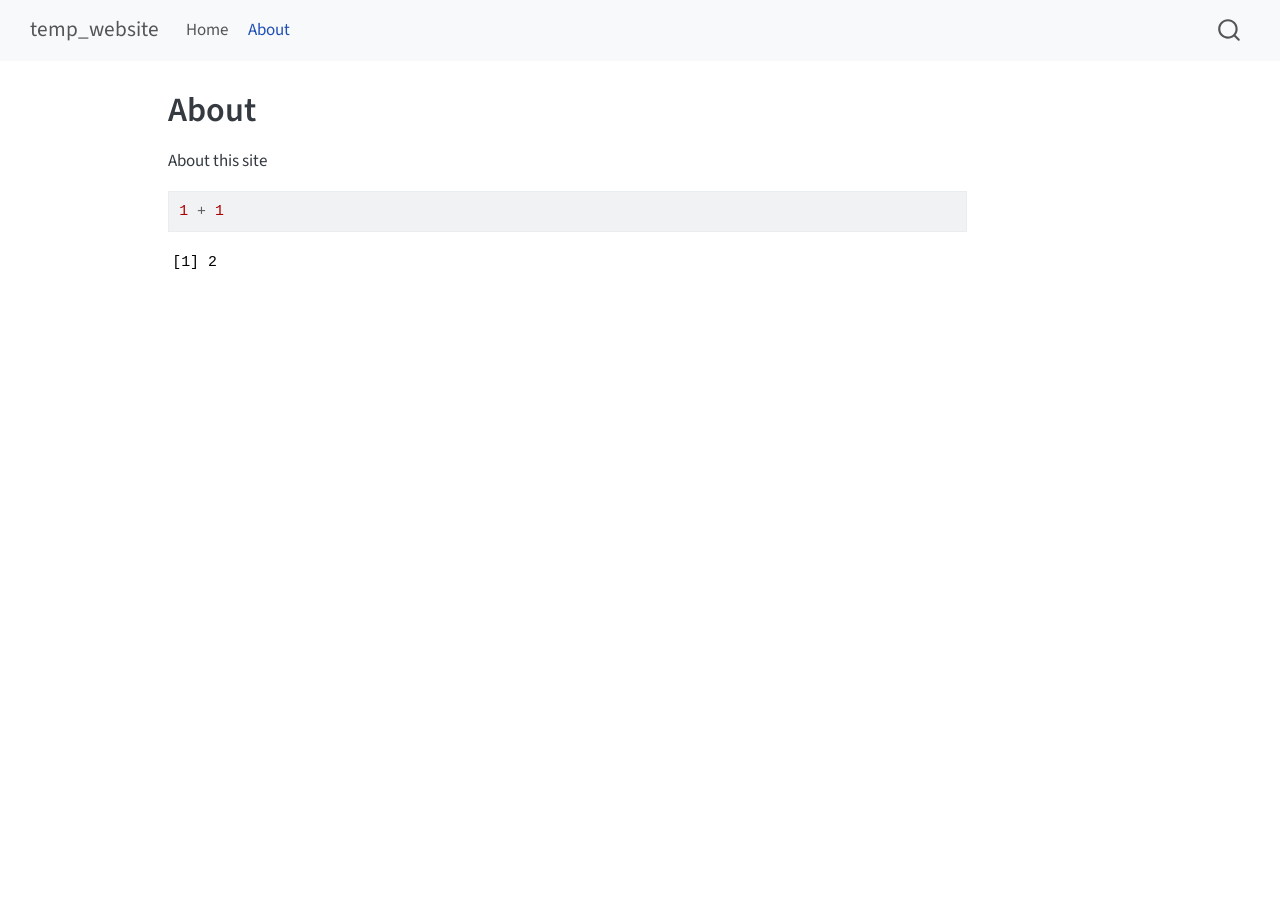
<file: _site/about.html>
<!DOCTYPE html>
<html xmlns="http://www.w3.org/1999/xhtml" lang="en" xml:lang="en"><head>

<meta charset="utf-8">
<meta name="generator" content="quarto-1.9.37">

<meta name="viewport" content="width=device-width, initial-scale=1.0, user-scalable=yes">


<title>About – temp_website</title>
<style>
/* Default styles provided by pandoc.
** See https://pandoc.org/MANUAL.html#variables-for-html for config info.
*/
code{white-space: pre-wrap;}
span.smallcaps{font-variant: small-caps;}
div.columns{display: flex; gap: min(4vw, 1.5em);}
div.column{flex: auto; overflow-x: auto;}
div.hanging-indent{margin-left: 1.5em; text-indent: -1.5em;}
ul.task-list{list-style: none;}
ul.task-list li input[type="checkbox"] {
  width: 0.8em;
  margin: 0 0.8em 0.2em -1em; /* quarto-specific, see https://github.com/quarto-dev/quarto-cli/issues/4556 */ 
  vertical-align: middle;
}
/* CSS for syntax highlighting */
html { -webkit-text-size-adjust: 100%; }
pre > code.sourceCode { white-space: pre; position: relative; }
pre > code.sourceCode > span { display: inline-block; line-height: 1.25; }
pre > code.sourceCode > span:empty { height: 1.2em; }
.sourceCode { overflow: visible; }
code.sourceCode > span { color: inherit; text-decoration: inherit; }
div.sourceCode { margin: 1em 0; }
pre.sourceCode { margin: 0; }
@media screen {
div.sourceCode { overflow: auto; }
}
@media print {
pre > code.sourceCode { white-space: pre-wrap; }
pre > code.sourceCode > span { text-indent: -5em; padding-left: 5em; }
}
pre.numberSource code
  { counter-reset: source-line 0; }
pre.numberSource code > span
  { position: relative; left: -4em; counter-increment: source-line; }
pre.numberSource code > span > a:first-child::before
  { content: counter(source-line);
    position: relative; left: -1em; text-align: right; vertical-align: baseline;
    border: none; display: inline-block;
    -webkit-touch-callout: none; -webkit-user-select: none;
    -khtml-user-select: none; -moz-user-select: none;
    -ms-user-select: none; user-select: none;
    padding: 0 4px; width: 4em;
  }
pre.numberSource { margin-left: 3em;  padding-left: 4px; }
div.sourceCode
  {   }
@media screen {
pre > code.sourceCode > span > a:first-child::before { text-decoration: underline; }
}
</style>


<script src="site_libs/quarto-nav/quarto-nav.js"></script>
<script src="site_libs/quarto-nav/headroom.min.js"></script>
<script src="site_libs/clipboard/clipboard.min.js"></script>
<script src="site_libs/quarto-search/autocomplete.umd.js"></script>
<script src="site_libs/quarto-search/fuse.min.js"></script>
<script src="site_libs/quarto-search/quarto-search.js"></script>
<meta name="quarto:offset" content="./">
<script src="site_libs/quarto-html/quarto.js" type="module"></script>
<script src="site_libs/quarto-html/tabsets/tabsets.js" type="module"></script>
<script src="site_libs/quarto-html/popper.min.js"></script>
<script src="site_libs/quarto-html/tippy.umd.min.js"></script>
<script src="site_libs/quarto-html/anchor.min.js"></script>
<link href="site_libs/quarto-html/tippy.css" rel="stylesheet">
<link href="site_libs/quarto-html/quarto-syntax-highlighting-7f8f88aac4f3542376d5c11b86a4c14d.css" rel="stylesheet" id="quarto-text-highlighting-styles">
<script src="site_libs/bootstrap/bootstrap.min.js"></script>
<link href="site_libs/bootstrap/bootstrap-icons.css" rel="stylesheet">
<link href="site_libs/bootstrap/bootstrap-158031087360bce0ff56dc785ce39e06.min.css" rel="stylesheet" append-hash="true" id="quarto-bootstrap" data-mode="light">
<script id="quarto-search-options" type="application/json">{
  "location": "navbar",
  "copy-button": false,
  "collapse-after": 3,
  "panel-placement": "end",
  "type": "overlay",
  "limit": 50,
  "keyboard-shortcut": [
    "f",
    "/",
    "s"
  ],
  "show-item-context": false,
  "language": {
    "search-no-results-text": "No results",
    "search-matching-documents-text": "matching documents",
    "search-copy-link-title": "Copy link to search",
    "search-hide-matches-text": "Hide additional matches",
    "search-more-match-text": "more match in this document",
    "search-more-matches-text": "more matches in this document",
    "search-clear-button-title": "Clear",
    "search-text-placeholder": "",
    "search-detached-cancel-button-title": "Cancel",
    "search-submit-button-title": "Submit",
    "search-label": "Search"
  }
}</script>


<link rel="stylesheet" href="styles.css">
</head>

<body class="nav-fixed quarto-light">

<div id="quarto-search-results"></div>
  <header id="quarto-header" class="headroom fixed-top">
    <nav class="navbar navbar-expand-lg " data-bs-theme="dark">
      <div class="navbar-container container-fluid">
      <div class="navbar-brand-container mx-auto">
    <a class="navbar-brand" href="./index.html">
    <span class="navbar-title">temp_website</span>
    </a>
  </div>
            <div id="quarto-search" class="" title="Search"></div>
          <button class="navbar-toggler" type="button" data-bs-toggle="collapse" data-bs-target="#navbarCollapse" aria-controls="navbarCollapse" role="menu" aria-expanded="false" aria-label="Toggle navigation" onclick="if (window.quartoToggleHeadroom) { window.quartoToggleHeadroom(); }">
  <span class="navbar-toggler-icon"></span>
</button>
          <div class="collapse navbar-collapse" id="navbarCollapse">
            <ul class="navbar-nav navbar-nav-scroll me-auto">
  <li class="nav-item">
    <a class="nav-link" href="./index.html"> 
<span class="menu-text">Home</span></a>
  </li>  
  <li class="nav-item">
    <a class="nav-link active" href="./about.html" aria-current="page"> 
<span class="menu-text">About</span></a>
  </li>  
</ul>
          </div> <!-- /navcollapse -->
            <div class="quarto-navbar-tools">
</div>
      </div> <!-- /container-fluid -->
    </nav>
</header>
<!-- content -->
<div id="quarto-content" class="quarto-container page-columns page-rows-contents page-layout-article page-navbar">
<!-- sidebar -->
<!-- margin-sidebar -->
    <div id="quarto-margin-sidebar" class="sidebar margin-sidebar zindex-bottom">
        
    </div>
<!-- main -->
<main class="content" id="quarto-document-content">

<header id="title-block-header" class="quarto-title-block default">
<div class="quarto-title">
<h1 class="title">About</h1>
</div>



<div class="quarto-title-meta">

    
  
    
  </div>
  


</header>


<p>About this site</p>
<div class="cell">
<div class="code-copy-outer-scaffold"><div class="sourceCode cell-code" id="cb1"><pre class="sourceCode r code-with-copy"><code class="sourceCode r"><span id="cb1-1"><a href="#cb1-1" aria-hidden="true" tabindex="-1"></a><span class="dv">1</span> <span class="sc">+</span> <span class="dv">1</span></span></code></pre></div><button title="Copy to Clipboard" class="code-copy-button"><i class="bi"></i></button></div>
<div class="cell-output cell-output-stdout">
<pre><code>[1] 2</code></pre>
</div>
</div>



</main> <!-- /main -->
<script id="quarto-html-after-body" type="application/javascript">
  window.document.addEventListener("DOMContentLoaded", function (event) {
    const icon = "";
    const anchorJS = new window.AnchorJS();
    anchorJS.options = {
      placement: 'right',
      icon: icon
    };
    anchorJS.add('.anchored');
    const isCodeAnnotation = (el) => {
      for (const clz of el.classList) {
        if (clz.startsWith('code-annotation-')) {                     
          return true;
        }
      }
      return false;
    }
    const onCopySuccess = function(e) {
      // button target
      const button = e.trigger;
      // don't keep focus
      button.blur();
      // flash "checked"
      button.classList.add('code-copy-button-checked');
      var currentTitle = button.getAttribute("title");
      button.setAttribute("title", "Copied!");
      let tooltip;
      if (window.bootstrap) {
        button.setAttribute("data-bs-toggle", "tooltip");
        button.setAttribute("data-bs-placement", "left");
        button.setAttribute("data-bs-title", "Copied!");
        tooltip = new bootstrap.Tooltip(button, 
          { trigger: "manual", 
            customClass: "code-copy-button-tooltip",
            offset: [0, -8]});
        tooltip.show();    
      }
      setTimeout(function() {
        if (tooltip) {
          tooltip.hide();
          button.removeAttribute("data-bs-title");
          button.removeAttribute("data-bs-toggle");
          button.removeAttribute("data-bs-placement");
        }
        button.setAttribute("title", currentTitle);
        button.classList.remove('code-copy-button-checked');
      }, 1000);
      // clear code selection
      e.clearSelection();
    }
    const getTextToCopy = function(trigger) {
      const outerScaffold = trigger.parentElement.cloneNode(true);
      const codeEl = outerScaffold.querySelector('code');
      for (const childEl of codeEl.children) {
        if (isCodeAnnotation(childEl)) {
          childEl.remove();
        }
      }
      return codeEl.innerText;
    }
    const clipboard = new window.ClipboardJS('.code-copy-button:not([data-in-quarto-modal])', {
      text: getTextToCopy
    });
    clipboard.on('success', onCopySuccess);
    if (window.document.getElementById('quarto-embedded-source-code-modal')) {
      const clipboardModal = new window.ClipboardJS('.code-copy-button[data-in-quarto-modal]', {
        text: getTextToCopy,
        container: window.document.getElementById('quarto-embedded-source-code-modal')
      });
      clipboardModal.on('success', onCopySuccess);
    }
      var localhostRegex = new RegExp(/^(?:http|https):\/\/localhost\:?[0-9]*\//);
      var mailtoRegex = new RegExp(/^mailto:/);
        var filterRegex = new RegExp('/' + window.location.host + '/');
      var isInternal = (href) => {
          return filterRegex.test(href) || localhostRegex.test(href) || mailtoRegex.test(href);
      }
      // Inspect non-navigation links and adorn them if external
     var links = window.document.querySelectorAll('a[href]:not(.nav-link):not(.navbar-brand):not(.toc-action):not(.sidebar-link):not(.sidebar-item-toggle):not(.pagination-link):not(.no-external):not([aria-hidden]):not(.dropdown-item):not(.quarto-navigation-tool):not(.about-link)');
      for (var i=0; i<links.length; i++) {
        const link = links[i];
        if (!isInternal(link.href)) {
          // undo the damage that might have been done by quarto-nav.js in the case of
          // links that we want to consider external
          if (link.dataset.originalHref !== undefined) {
            link.href = link.dataset.originalHref;
          }
        }
      }
    function tippyHover(el, contentFn, onTriggerFn, onUntriggerFn) {
      const config = {
        allowHTML: true,
        maxWidth: 500,
        delay: 100,
        arrow: false,
        appendTo: function(el) {
            return el.parentElement;
        },
        interactive: true,
        interactiveBorder: 10,
        theme: 'quarto',
        placement: 'bottom-start',
      };
      if (contentFn) {
        config.content = contentFn;
      }
      if (onTriggerFn) {
        config.onTrigger = onTriggerFn;
      }
      if (onUntriggerFn) {
        config.onUntrigger = onUntriggerFn;
      }
      window.tippy(el, config); 
    }
    const noterefs = window.document.querySelectorAll('a[role="doc-noteref"]');
    for (var i=0; i<noterefs.length; i++) {
      const ref = noterefs[i];
      tippyHover(ref, function() {
        // use id or data attribute instead here
        let href = ref.getAttribute('data-footnote-href') || ref.getAttribute('href');
        try { href = new URL(href).hash; } catch {}
        const id = href.replace(/^#\/?/, "");
        const note = window.document.getElementById(id);
        if (note) {
          return note.innerHTML;
        } else {
          return "";
        }
      });
    }
    const xrefs = window.document.querySelectorAll('a.quarto-xref');
    const processXRef = (id, note) => {
      // Strip column container classes
      const stripColumnClz = (el) => {
        el.classList.remove("page-full", "page-columns");
        if (el.children) {
          for (const child of el.children) {
            stripColumnClz(child);
          }
        }
      }
      stripColumnClz(note)
      if (id === null || id.startsWith('sec-')) {
        // Special case sections, only their first couple elements
        const container = document.createElement("div");
        if (note.children && note.children.length > 2) {
          container.appendChild(note.children[0].cloneNode(true));
          for (let i = 1; i < note.children.length; i++) {
            const child = note.children[i];
            if (child.tagName === "P" && child.innerText === "") {
              continue;
            } else {
              container.appendChild(child.cloneNode(true));
              break;
            }
          }
          if (window.Quarto?.typesetMath) {
            window.Quarto.typesetMath(container);
          }
          return container.innerHTML
        } else {
          if (window.Quarto?.typesetMath) {
            window.Quarto.typesetMath(note);
          }
          return note.innerHTML;
        }
      } else {
        // Remove any anchor links if they are present
        const anchorLink = note.querySelector('a.anchorjs-link');
        if (anchorLink) {
          anchorLink.remove();
        }
        if (window.Quarto?.typesetMath) {
          window.Quarto.typesetMath(note);
        }
        if (note.classList.contains("callout")) {
          return note.outerHTML;
        } else {
          return note.innerHTML;
        }
      }
    }
    for (var i=0; i<xrefs.length; i++) {
      const xref = xrefs[i];
      tippyHover(xref, undefined, function(instance) {
        instance.disable();
        let url = xref.getAttribute('href');
        let hash = undefined; 
        if (url.startsWith('#')) {
          hash = url;
        } else {
          try { hash = new URL(url).hash; } catch {}
        }
        if (hash) {
          const id = hash.replace(/^#\/?/, "");
          const note = window.document.getElementById(id);
          if (note !== null) {
            try {
              const html = processXRef(id, note.cloneNode(true));
              instance.setContent(html);
            } finally {
              instance.enable();
              instance.show();
            }
          } else {
            // See if we can fetch this
            fetch(url.split('#')[0])
            .then(res => res.text())
            .then(html => {
              const parser = new DOMParser();
              const htmlDoc = parser.parseFromString(html, "text/html");
              const note = htmlDoc.getElementById(id);
              if (note !== null) {
                const html = processXRef(id, note);
                instance.setContent(html);
              } 
            }).finally(() => {
              instance.enable();
              instance.show();
            });
          }
        } else {
          // See if we can fetch a full url (with no hash to target)
          // This is a special case and we should probably do some content thinning / targeting
          fetch(url)
          .then(res => res.text())
          .then(html => {
            const parser = new DOMParser();
            const htmlDoc = parser.parseFromString(html, "text/html");
            const note = htmlDoc.querySelector('main.content');
            if (note !== null) {
              // This should only happen for chapter cross references
              // (since there is no id in the URL)
              // remove the first header
              if (note.children.length > 0 && note.children[0].tagName === "HEADER") {
                note.children[0].remove();
              }
              const html = processXRef(null, note);
              instance.setContent(html);
            } 
          }).finally(() => {
            instance.enable();
            instance.show();
          });
        }
      }, function(instance) {
      });
    }
        let selectedAnnoteEl;
        const selectorForAnnotation = ( cell, annotation) => {
          let cellAttr = 'data-code-cell="' + cell + '"';
          let lineAttr = 'data-code-annotation="' +  annotation + '"';
          const selector = 'span[' + cellAttr + '][' + lineAttr + ']';
          return selector;
        }
        const selectCodeLines = (annoteEl) => {
          const doc = window.document;
          const targetCell = annoteEl.getAttribute("data-target-cell");
          const targetAnnotation = annoteEl.getAttribute("data-target-annotation");
          const annoteSpan = window.document.querySelector(selectorForAnnotation(targetCell, targetAnnotation));
          const lines = annoteSpan.getAttribute("data-code-lines").split(",");
          const lineIds = lines.map((line) => {
            return targetCell + "-" + line;
          })
          let top = null;
          let height = null;
          let parent = null;
          if (lineIds.length > 0) {
              //compute the position of the single el (top and bottom and make a div)
              const el = window.document.getElementById(lineIds[0]);
              top = el.offsetTop;
              height = el.offsetHeight;
              parent = el.parentElement.parentElement;
            if (lineIds.length > 1) {
              const lastEl = window.document.getElementById(lineIds[lineIds.length - 1]);
              const bottom = lastEl.offsetTop + lastEl.offsetHeight;
              height = bottom - top;
            }
            if (top !== null && height !== null && parent !== null) {
              // cook up a div (if necessary) and position it 
              let div = window.document.getElementById("code-annotation-line-highlight");
              if (div === null) {
                div = window.document.createElement("div");
                div.setAttribute("id", "code-annotation-line-highlight");
                div.style.position = 'absolute';
                parent.appendChild(div);
              }
              div.style.top = top - 2 + "px";
              div.style.height = height + 4 + "px";
              div.style.left = 0;
              let gutterDiv = window.document.getElementById("code-annotation-line-highlight-gutter");
              if (gutterDiv === null) {
                gutterDiv = window.document.createElement("div");
                gutterDiv.setAttribute("id", "code-annotation-line-highlight-gutter");
                gutterDiv.style.position = 'absolute';
                const codeCell = window.document.getElementById(targetCell);
                const gutter = codeCell.querySelector('.code-annotation-gutter');
                gutter.appendChild(gutterDiv);
              }
              gutterDiv.style.top = top - 2 + "px";
              gutterDiv.style.height = height + 4 + "px";
            }
            selectedAnnoteEl = annoteEl;
          }
        };
        const unselectCodeLines = () => {
          const elementsIds = ["code-annotation-line-highlight", "code-annotation-line-highlight-gutter"];
          elementsIds.forEach((elId) => {
            const div = window.document.getElementById(elId);
            if (div) {
              div.remove();
            }
          });
          selectedAnnoteEl = undefined;
        };
          // Handle positioning of the toggle
      window.addEventListener(
        "resize",
        throttle(() => {
          elRect = undefined;
          if (selectedAnnoteEl) {
            selectCodeLines(selectedAnnoteEl);
          }
        }, 10)
      );
      function throttle(fn, ms) {
      let throttle = false;
      let timer;
        return (...args) => {
          if(!throttle) { // first call gets through
              fn.apply(this, args);
              throttle = true;
          } else { // all the others get throttled
              if(timer) clearTimeout(timer); // cancel #2
              timer = setTimeout(() => {
                fn.apply(this, args);
                timer = throttle = false;
              }, ms);
          }
        };
      }
        // Attach click handler to the DT
        const annoteDls = window.document.querySelectorAll('dt[data-target-cell]');
        for (const annoteDlNode of annoteDls) {
          annoteDlNode.addEventListener('click', (event) => {
            const clickedEl = event.target;
            if (clickedEl !== selectedAnnoteEl) {
              unselectCodeLines();
              const activeEl = window.document.querySelector('dt[data-target-cell].code-annotation-active');
              if (activeEl) {
                activeEl.classList.remove('code-annotation-active');
              }
              selectCodeLines(clickedEl);
              clickedEl.classList.add('code-annotation-active');
            } else {
              // Unselect the line
              unselectCodeLines();
              clickedEl.classList.remove('code-annotation-active');
            }
          });
        }
    const findCites = (el) => {
      const parentEl = el.parentElement;
      if (parentEl) {
        const cites = parentEl.dataset.cites;
        if (cites) {
          return {
            el,
            cites: cites.split(' ')
          };
        } else {
          return findCites(el.parentElement)
        }
      } else {
        return undefined;
      }
    };
    var bibliorefs = window.document.querySelectorAll('a[role="doc-biblioref"]');
    for (var i=0; i<bibliorefs.length; i++) {
      const ref = bibliorefs[i];
      const citeInfo = findCites(ref);
      if (citeInfo) {
        tippyHover(citeInfo.el, function() {
          var popup = window.document.createElement('div');
          citeInfo.cites.forEach(function(cite) {
            var citeDiv = window.document.createElement('div');
            citeDiv.classList.add('hanging-indent');
            citeDiv.classList.add('csl-entry');
            var biblioDiv = window.document.getElementById('ref-' + cite);
            if (biblioDiv) {
              citeDiv.innerHTML = biblioDiv.innerHTML;
            }
            popup.appendChild(citeDiv);
          });
          return popup.innerHTML;
        });
      }
    }
  });
  </script>
</div> <!-- /content -->




</body></html>
</file>
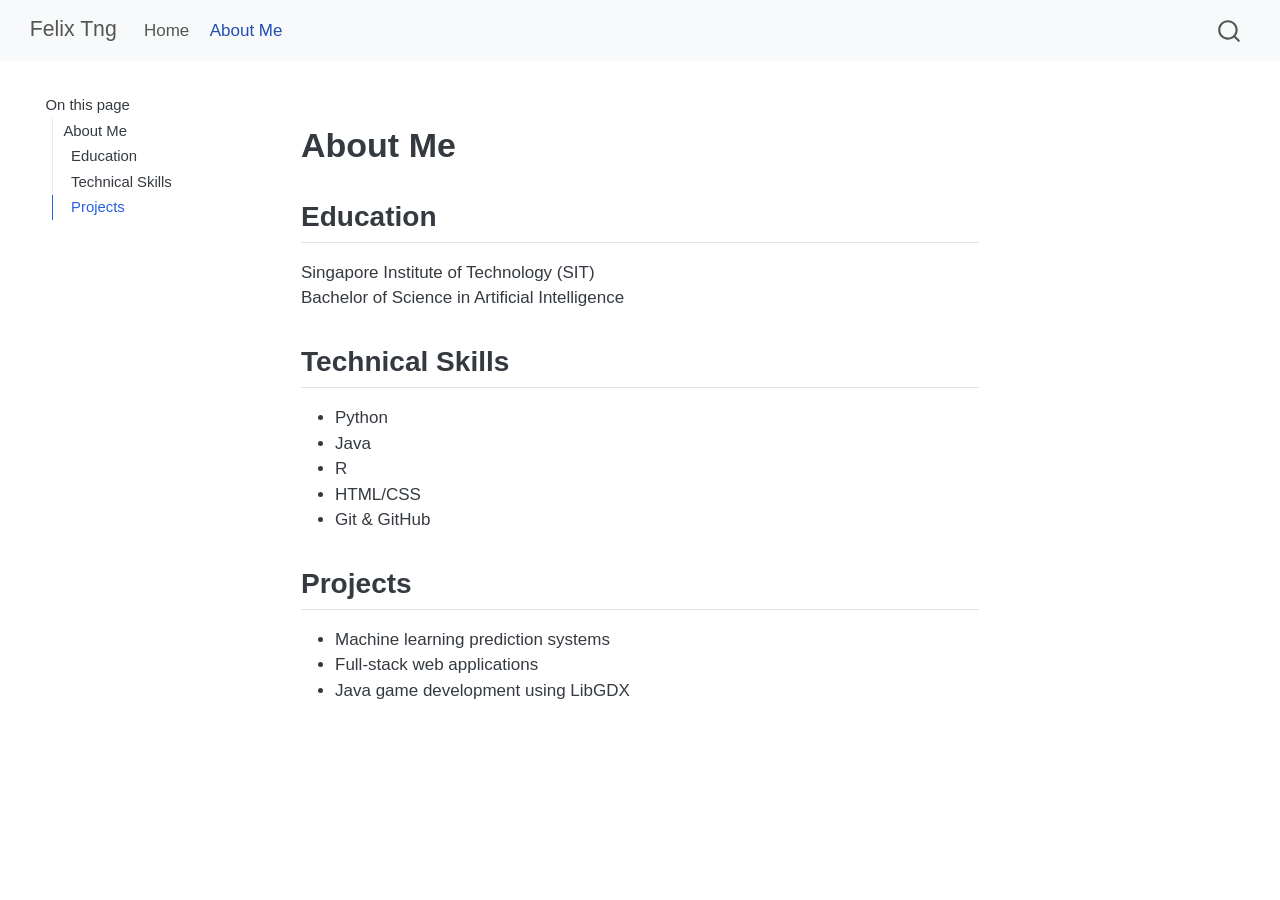
<file: docs/about.html>
<!DOCTYPE html>
<html xmlns="http://www.w3.org/1999/xhtml" lang="en" xml:lang="en"><head>

<meta charset="utf-8">
<meta name="generator" content="quarto-1.9.37">

<meta name="viewport" content="width=device-width, initial-scale=1.0, user-scalable=yes">


<title>about – Felix Tng</title>
<style>
/* Default styles provided by pandoc.
** See https://pandoc.org/MANUAL.html#variables-for-html for config info.
*/
code{white-space: pre-wrap;}
span.smallcaps{font-variant: small-caps;}
div.columns{display: flex; gap: min(4vw, 1.5em);}
div.column{flex: auto; overflow-x: auto;}
div.hanging-indent{margin-left: 1.5em; text-indent: -1.5em;}
ul.task-list{list-style: none;}
ul.task-list li input[type="checkbox"] {
  width: 0.8em;
  margin: 0 0.8em 0.2em -1em; /* quarto-specific, see https://github.com/quarto-dev/quarto-cli/issues/4556 */ 
  vertical-align: middle;
}
</style>


<script src="site_libs/quarto-nav/quarto-nav.js"></script>
<script src="site_libs/quarto-nav/headroom.min.js"></script>
<script src="site_libs/clipboard/clipboard.min.js"></script>
<script src="site_libs/quarto-search/autocomplete.umd.js"></script>
<script src="site_libs/quarto-search/fuse.min.js"></script>
<script src="site_libs/quarto-search/quarto-search.js"></script>
<meta name="quarto:offset" content="./">
<script src="site_libs/quarto-html/quarto.js" type="module"></script>
<script src="site_libs/quarto-html/tabsets/tabsets.js" type="module"></script>
<script src="site_libs/quarto-html/popper.min.js"></script>
<script src="site_libs/quarto-html/tippy.umd.min.js"></script>
<script src="site_libs/quarto-html/anchor.min.js"></script>
<link href="site_libs/quarto-html/tippy.css" rel="stylesheet">
<link href="site_libs/quarto-html/quarto-syntax-highlighting-7f8f88aac4f3542376d5c11b86a4c14d.css" rel="stylesheet" id="quarto-text-highlighting-styles">
<script src="site_libs/bootstrap/bootstrap.min.js"></script>
<link href="site_libs/bootstrap/bootstrap-icons.css" rel="stylesheet">
<link href="site_libs/bootstrap/bootstrap-158031087360bce0ff56dc785ce39e06.min.css" rel="stylesheet" append-hash="true" id="quarto-bootstrap" data-mode="light">
<script id="quarto-search-options" type="application/json">{
  "location": "navbar",
  "copy-button": false,
  "collapse-after": 3,
  "panel-placement": "end",
  "type": "overlay",
  "limit": 50,
  "keyboard-shortcut": [
    "f",
    "/",
    "s"
  ],
  "show-item-context": false,
  "language": {
    "search-no-results-text": "No results",
    "search-matching-documents-text": "matching documents",
    "search-copy-link-title": "Copy link to search",
    "search-hide-matches-text": "Hide additional matches",
    "search-more-match-text": "more match in this document",
    "search-more-matches-text": "more matches in this document",
    "search-clear-button-title": "Clear",
    "search-text-placeholder": "",
    "search-detached-cancel-button-title": "Cancel",
    "search-submit-button-title": "Submit",
    "search-label": "Search"
  }
}</script>


<link rel="stylesheet" href="styles.css">
</head>

<body class="floating nav-fixed quarto-light">

<div id="quarto-search-results"></div>
  <header id="quarto-header" class="headroom fixed-top">
    <nav class="navbar navbar-expand-lg " data-bs-theme="dark">
      <div class="navbar-container container-fluid">
      <div class="navbar-brand-container mx-auto">
    <a class="navbar-brand" href="./index.html">
    <span class="navbar-title">Felix Tng</span>
    </a>
  </div>
            <div id="quarto-search" class="" title="Search"></div>
          <button class="navbar-toggler" type="button" data-bs-toggle="collapse" data-bs-target="#navbarCollapse" aria-controls="navbarCollapse" role="menu" aria-expanded="false" aria-label="Toggle navigation" onclick="if (window.quartoToggleHeadroom) { window.quartoToggleHeadroom(); }">
  <span class="navbar-toggler-icon"></span>
</button>
          <div class="collapse navbar-collapse" id="navbarCollapse">
            <ul class="navbar-nav navbar-nav-scroll me-auto">
  <li class="nav-item">
    <a class="nav-link" href="./index.html"> 
<span class="menu-text">Home</span></a>
  </li>  
  <li class="nav-item">
    <a class="nav-link active" href="./about.html" aria-current="page"> 
<span class="menu-text">About Me</span></a>
  </li>  
</ul>
          </div> <!-- /navcollapse -->
            <div class="quarto-navbar-tools">
</div>
      </div> <!-- /container-fluid -->
    </nav>
</header>
<!-- content -->
<div id="quarto-content" class="quarto-container page-columns page-rows-contents page-layout-article page-navbar">
<!-- sidebar -->
  <nav id="quarto-sidebar" class="sidebar collapse collapse-horizontal quarto-sidebar-collapse-item sidebar-navigation floating overflow-auto">
    <nav id="TOC" role="doc-toc" class="toc-active">
    <h2 id="toc-title">On this page</h2>
   
  <ul>
  <li><a href="#about-me" id="toc-about-me" class="nav-link active" data-scroll-target="#about-me">About Me</a>
  <ul class="collapse">
  <li><a href="#education" id="toc-education" class="nav-link" data-scroll-target="#education">Education</a></li>
  <li><a href="#technical-skills" id="toc-technical-skills" class="nav-link" data-scroll-target="#technical-skills">Technical Skills</a></li>
  <li><a href="#projects" id="toc-projects" class="nav-link" data-scroll-target="#projects">Projects</a></li>
  </ul></li>
  </ul>
</nav>
</nav>
<div id="quarto-sidebar-glass" class="quarto-sidebar-collapse-item" data-bs-toggle="collapse" data-bs-target=".quarto-sidebar-collapse-item"></div>
<!-- margin-sidebar -->
    <div id="quarto-margin-sidebar" class="sidebar margin-sidebar zindex-bottom">
    </div>
<!-- main -->
<main class="content" id="quarto-document-content"><header id="title-block-header" class="quarto-title-block"></header>




<section id="about-me" class="level1">
<h1>About Me</h1>
<section id="education" class="level2">
<h2 class="anchored" data-anchor-id="education">Education</h2>
<p>Singapore Institute of Technology (SIT)<br>
Bachelor of Science in Artificial Intelligence</p>
</section>
<section id="technical-skills" class="level2">
<h2 class="anchored" data-anchor-id="technical-skills">Technical Skills</h2>
<ul>
<li>Python</li>
<li>Java</li>
<li>R</li>
<li>HTML/CSS</li>
<li>Git &amp; GitHub</li>
</ul>
</section>
<section id="projects" class="level2">
<h2 class="anchored" data-anchor-id="projects">Projects</h2>
<ul>
<li>Machine learning prediction systems</li>
<li>Full-stack web applications</li>
<li>Java game development using LibGDX</li>
</ul>


</section>
</section>

</main> <!-- /main -->
<script id="quarto-html-after-body" type="application/javascript">
  window.document.addEventListener("DOMContentLoaded", function (event) {
    const icon = "";
    const anchorJS = new window.AnchorJS();
    anchorJS.options = {
      placement: 'right',
      icon: icon
    };
    anchorJS.add('.anchored');
    const isCodeAnnotation = (el) => {
      for (const clz of el.classList) {
        if (clz.startsWith('code-annotation-')) {                     
          return true;
        }
      }
      return false;
    }
    const onCopySuccess = function(e) {
      // button target
      const button = e.trigger;
      // don't keep focus
      button.blur();
      // flash "checked"
      button.classList.add('code-copy-button-checked');
      var currentTitle = button.getAttribute("title");
      button.setAttribute("title", "Copied!");
      let tooltip;
      if (window.bootstrap) {
        button.setAttribute("data-bs-toggle", "tooltip");
        button.setAttribute("data-bs-placement", "left");
        button.setAttribute("data-bs-title", "Copied!");
        tooltip = new bootstrap.Tooltip(button, 
          { trigger: "manual", 
            customClass: "code-copy-button-tooltip",
            offset: [0, -8]});
        tooltip.show();    
      }
      setTimeout(function() {
        if (tooltip) {
          tooltip.hide();
          button.removeAttribute("data-bs-title");
          button.removeAttribute("data-bs-toggle");
          button.removeAttribute("data-bs-placement");
        }
        button.setAttribute("title", currentTitle);
        button.classList.remove('code-copy-button-checked');
      }, 1000);
      // clear code selection
      e.clearSelection();
    }
    const getTextToCopy = function(trigger) {
      const outerScaffold = trigger.parentElement.cloneNode(true);
      const codeEl = outerScaffold.querySelector('code');
      for (const childEl of codeEl.children) {
        if (isCodeAnnotation(childEl)) {
          childEl.remove();
        }
      }
      return codeEl.innerText;
    }
    const clipboard = new window.ClipboardJS('.code-copy-button:not([data-in-quarto-modal])', {
      text: getTextToCopy
    });
    clipboard.on('success', onCopySuccess);
    if (window.document.getElementById('quarto-embedded-source-code-modal')) {
      const clipboardModal = new window.ClipboardJS('.code-copy-button[data-in-quarto-modal]', {
        text: getTextToCopy,
        container: window.document.getElementById('quarto-embedded-source-code-modal')
      });
      clipboardModal.on('success', onCopySuccess);
    }
      var localhostRegex = new RegExp(/^(?:http|https):\/\/localhost\:?[0-9]*\//);
      var mailtoRegex = new RegExp(/^mailto:/);
        var filterRegex = new RegExp('/' + window.location.host + '/');
      var isInternal = (href) => {
          return filterRegex.test(href) || localhostRegex.test(href) || mailtoRegex.test(href);
      }
      // Inspect non-navigation links and adorn them if external
     var links = window.document.querySelectorAll('a[href]:not(.nav-link):not(.navbar-brand):not(.toc-action):not(.sidebar-link):not(.sidebar-item-toggle):not(.pagination-link):not(.no-external):not([aria-hidden]):not(.dropdown-item):not(.quarto-navigation-tool):not(.about-link)');
      for (var i=0; i<links.length; i++) {
        const link = links[i];
        if (!isInternal(link.href)) {
          // undo the damage that might have been done by quarto-nav.js in the case of
          // links that we want to consider external
          if (link.dataset.originalHref !== undefined) {
            link.href = link.dataset.originalHref;
          }
        }
      }
    function tippyHover(el, contentFn, onTriggerFn, onUntriggerFn) {
      const config = {
        allowHTML: true,
        maxWidth: 500,
        delay: 100,
        arrow: false,
        appendTo: function(el) {
            return el.parentElement;
        },
        interactive: true,
        interactiveBorder: 10,
        theme: 'quarto',
        placement: 'bottom-start',
      };
      if (contentFn) {
        config.content = contentFn;
      }
      if (onTriggerFn) {
        config.onTrigger = onTriggerFn;
      }
      if (onUntriggerFn) {
        config.onUntrigger = onUntriggerFn;
      }
      window.tippy(el, config); 
    }
    const noterefs = window.document.querySelectorAll('a[role="doc-noteref"]');
    for (var i=0; i<noterefs.length; i++) {
      const ref = noterefs[i];
      tippyHover(ref, function() {
        // use id or data attribute instead here
        let href = ref.getAttribute('data-footnote-href') || ref.getAttribute('href');
        try { href = new URL(href).hash; } catch {}
        const id = href.replace(/^#\/?/, "");
        const note = window.document.getElementById(id);
        if (note) {
          return note.innerHTML;
        } else {
          return "";
        }
      });
    }
    const xrefs = window.document.querySelectorAll('a.quarto-xref');
    const processXRef = (id, note) => {
      // Strip column container classes
      const stripColumnClz = (el) => {
        el.classList.remove("page-full", "page-columns");
        if (el.children) {
          for (const child of el.children) {
            stripColumnClz(child);
          }
        }
      }
      stripColumnClz(note)
      if (id === null || id.startsWith('sec-')) {
        // Special case sections, only their first couple elements
        const container = document.createElement("div");
        if (note.children && note.children.length > 2) {
          container.appendChild(note.children[0].cloneNode(true));
          for (let i = 1; i < note.children.length; i++) {
            const child = note.children[i];
            if (child.tagName === "P" && child.innerText === "") {
              continue;
            } else {
              container.appendChild(child.cloneNode(true));
              break;
            }
          }
          if (window.Quarto?.typesetMath) {
            window.Quarto.typesetMath(container);
          }
          return container.innerHTML
        } else {
          if (window.Quarto?.typesetMath) {
            window.Quarto.typesetMath(note);
          }
          return note.innerHTML;
        }
      } else {
        // Remove any anchor links if they are present
        const anchorLink = note.querySelector('a.anchorjs-link');
        if (anchorLink) {
          anchorLink.remove();
        }
        if (window.Quarto?.typesetMath) {
          window.Quarto.typesetMath(note);
        }
        if (note.classList.contains("callout")) {
          return note.outerHTML;
        } else {
          return note.innerHTML;
        }
      }
    }
    for (var i=0; i<xrefs.length; i++) {
      const xref = xrefs[i];
      tippyHover(xref, undefined, function(instance) {
        instance.disable();
        let url = xref.getAttribute('href');
        let hash = undefined; 
        if (url.startsWith('#')) {
          hash = url;
        } else {
          try { hash = new URL(url).hash; } catch {}
        }
        if (hash) {
          const id = hash.replace(/^#\/?/, "");
          const note = window.document.getElementById(id);
          if (note !== null) {
            try {
              const html = processXRef(id, note.cloneNode(true));
              instance.setContent(html);
            } finally {
              instance.enable();
              instance.show();
            }
          } else {
            // See if we can fetch this
            fetch(url.split('#')[0])
            .then(res => res.text())
            .then(html => {
              const parser = new DOMParser();
              const htmlDoc = parser.parseFromString(html, "text/html");
              const note = htmlDoc.getElementById(id);
              if (note !== null) {
                const html = processXRef(id, note);
                instance.setContent(html);
              } 
            }).finally(() => {
              instance.enable();
              instance.show();
            });
          }
        } else {
          // See if we can fetch a full url (with no hash to target)
          // This is a special case and we should probably do some content thinning / targeting
          fetch(url)
          .then(res => res.text())
          .then(html => {
            const parser = new DOMParser();
            const htmlDoc = parser.parseFromString(html, "text/html");
            const note = htmlDoc.querySelector('main.content');
            if (note !== null) {
              // This should only happen for chapter cross references
              // (since there is no id in the URL)
              // remove the first header
              if (note.children.length > 0 && note.children[0].tagName === "HEADER") {
                note.children[0].remove();
              }
              const html = processXRef(null, note);
              instance.setContent(html);
            } 
          }).finally(() => {
            instance.enable();
            instance.show();
          });
        }
      }, function(instance) {
      });
    }
        let selectedAnnoteEl;
        const selectorForAnnotation = ( cell, annotation) => {
          let cellAttr = 'data-code-cell="' + cell + '"';
          let lineAttr = 'data-code-annotation="' +  annotation + '"';
          const selector = 'span[' + cellAttr + '][' + lineAttr + ']';
          return selector;
        }
        const selectCodeLines = (annoteEl) => {
          const doc = window.document;
          const targetCell = annoteEl.getAttribute("data-target-cell");
          const targetAnnotation = annoteEl.getAttribute("data-target-annotation");
          const annoteSpan = window.document.querySelector(selectorForAnnotation(targetCell, targetAnnotation));
          const lines = annoteSpan.getAttribute("data-code-lines").split(",");
          const lineIds = lines.map((line) => {
            return targetCell + "-" + line;
          })
          let top = null;
          let height = null;
          let parent = null;
          if (lineIds.length > 0) {
              //compute the position of the single el (top and bottom and make a div)
              const el = window.document.getElementById(lineIds[0]);
              top = el.offsetTop;
              height = el.offsetHeight;
              parent = el.parentElement.parentElement;
            if (lineIds.length > 1) {
              const lastEl = window.document.getElementById(lineIds[lineIds.length - 1]);
              const bottom = lastEl.offsetTop + lastEl.offsetHeight;
              height = bottom - top;
            }
            if (top !== null && height !== null && parent !== null) {
              // cook up a div (if necessary) and position it 
              let div = window.document.getElementById("code-annotation-line-highlight");
              if (div === null) {
                div = window.document.createElement("div");
                div.setAttribute("id", "code-annotation-line-highlight");
                div.style.position = 'absolute';
                parent.appendChild(div);
              }
              div.style.top = top - 2 + "px";
              div.style.height = height + 4 + "px";
              div.style.left = 0;
              let gutterDiv = window.document.getElementById("code-annotation-line-highlight-gutter");
              if (gutterDiv === null) {
                gutterDiv = window.document.createElement("div");
                gutterDiv.setAttribute("id", "code-annotation-line-highlight-gutter");
                gutterDiv.style.position = 'absolute';
                const codeCell = window.document.getElementById(targetCell);
                const gutter = codeCell.querySelector('.code-annotation-gutter');
                gutter.appendChild(gutterDiv);
              }
              gutterDiv.style.top = top - 2 + "px";
              gutterDiv.style.height = height + 4 + "px";
            }
            selectedAnnoteEl = annoteEl;
          }
        };
        const unselectCodeLines = () => {
          const elementsIds = ["code-annotation-line-highlight", "code-annotation-line-highlight-gutter"];
          elementsIds.forEach((elId) => {
            const div = window.document.getElementById(elId);
            if (div) {
              div.remove();
            }
          });
          selectedAnnoteEl = undefined;
        };
          // Handle positioning of the toggle
      window.addEventListener(
        "resize",
        throttle(() => {
          elRect = undefined;
          if (selectedAnnoteEl) {
            selectCodeLines(selectedAnnoteEl);
          }
        }, 10)
      );
      function throttle(fn, ms) {
      let throttle = false;
      let timer;
        return (...args) => {
          if(!throttle) { // first call gets through
              fn.apply(this, args);
              throttle = true;
          } else { // all the others get throttled
              if(timer) clearTimeout(timer); // cancel #2
              timer = setTimeout(() => {
                fn.apply(this, args);
                timer = throttle = false;
              }, ms);
          }
        };
      }
        // Attach click handler to the DT
        const annoteDls = window.document.querySelectorAll('dt[data-target-cell]');
        for (const annoteDlNode of annoteDls) {
          annoteDlNode.addEventListener('click', (event) => {
            const clickedEl = event.target;
            if (clickedEl !== selectedAnnoteEl) {
              unselectCodeLines();
              const activeEl = window.document.querySelector('dt[data-target-cell].code-annotation-active');
              if (activeEl) {
                activeEl.classList.remove('code-annotation-active');
              }
              selectCodeLines(clickedEl);
              clickedEl.classList.add('code-annotation-active');
            } else {
              // Unselect the line
              unselectCodeLines();
              clickedEl.classList.remove('code-annotation-active');
            }
          });
        }
    const findCites = (el) => {
      const parentEl = el.parentElement;
      if (parentEl) {
        const cites = parentEl.dataset.cites;
        if (cites) {
          return {
            el,
            cites: cites.split(' ')
          };
        } else {
          return findCites(el.parentElement)
        }
      } else {
        return undefined;
      }
    };
    var bibliorefs = window.document.querySelectorAll('a[role="doc-biblioref"]');
    for (var i=0; i<bibliorefs.length; i++) {
      const ref = bibliorefs[i];
      const citeInfo = findCites(ref);
      if (citeInfo) {
        tippyHover(citeInfo.el, function() {
          var popup = window.document.createElement('div');
          citeInfo.cites.forEach(function(cite) {
            var citeDiv = window.document.createElement('div');
            citeDiv.classList.add('hanging-indent');
            citeDiv.classList.add('csl-entry');
            var biblioDiv = window.document.getElementById('ref-' + cite);
            if (biblioDiv) {
              citeDiv.innerHTML = biblioDiv.innerHTML;
            }
            popup.appendChild(citeDiv);
          });
          return popup.innerHTML;
        });
      }
    }
  });
  </script>
</div> <!-- /content -->




</body></html>
</file>
<file: _site/site_libs/quarto-html/tippy.css>
.tippy-box[data-animation=fade][data-state=hidden]{opacity:0}[data-tippy-root]{max-width:calc(100vw - 10px)}.tippy-box{position:relative;background-color:#333;color:#fff;border-radius:4px;font-size:14px;line-height:1.4;white-space:normal;outline:0;transition-property:transform,visibility,opacity}.tippy-box[data-placement^=top]>.tippy-arrow{bottom:0}.tippy-box[data-placement^=top]>.tippy-arrow:before{bottom:-7px;left:0;border-width:8px 8px 0;border-top-color:initial;transform-origin:center top}.tippy-box[data-placement^=bottom]>.tippy-arrow{top:0}.tippy-box[data-placement^=bottom]>.tippy-arrow:before{top:-7px;left:0;border-width:0 8px 8px;border-bottom-color:initial;transform-origin:center bottom}.tippy-box[data-placement^=left]>.tippy-arrow{right:0}.tippy-box[data-placement^=left]>.tippy-arrow:before{border-width:8px 0 8px 8px;border-left-color:initial;right:-7px;transform-origin:center left}.tippy-box[data-placement^=right]>.tippy-arrow{left:0}.tippy-box[data-placement^=right]>.tippy-arrow:before{left:-7px;border-width:8px 8px 8px 0;border-right-color:initial;transform-origin:center right}.tippy-box[data-inertia][data-state=visible]{transition-timing-function:cubic-bezier(.54,1.5,.38,1.11)}.tippy-arrow{width:16px;height:16px;color:#333}.tippy-arrow:before{content:"";position:absolute;border-color:transparent;border-style:solid}.tippy-content{position:relative;padding:5px 9px;z-index:1}
</file>
<file: _site/site_libs/quarto-html/quarto-syntax-highlighting-7f8f88aac4f3542376d5c11b86a4c14d.css>
/* quarto syntax highlight colors */
:root {
  --quarto-hl-ot-color: #003B4F;
  --quarto-hl-at-color: #657422;
  --quarto-hl-ss-color: #20794D;
  --quarto-hl-an-color: #5E5E5E;
  --quarto-hl-fu-color: #4758AB;
  --quarto-hl-st-color: #20794D;
  --quarto-hl-cf-color: #003B4F;
  --quarto-hl-op-color: #5E5E5E;
  --quarto-hl-er-color: #AD0000;
  --quarto-hl-bn-color: #AD0000;
  --quarto-hl-al-color: #AD0000;
  --quarto-hl-va-color: #111111;
  --quarto-hl-bu-color: inherit;
  --quarto-hl-ex-color: inherit;
  --quarto-hl-pp-color: #AD0000;
  --quarto-hl-in-color: #5E5E5E;
  --quarto-hl-vs-color: #20794D;
  --quarto-hl-wa-color: #5E5E5E;
  --quarto-hl-do-color: #5E5E5E;
  --quarto-hl-im-color: #00769E;
  --quarto-hl-ch-color: #20794D;
  --quarto-hl-dt-color: #AD0000;
  --quarto-hl-fl-color: #AD0000;
  --quarto-hl-co-color: #5E5E5E;
  --quarto-hl-cv-color: #5E5E5E;
  --quarto-hl-cn-color: #8f5902;
  --quarto-hl-sc-color: #5E5E5E;
  --quarto-hl-dv-color: #AD0000;
  --quarto-hl-kw-color: #003B4F;
}

/* other quarto variables */
:root {
  --quarto-font-monospace: SFMono-Regular, Menlo, Monaco, Consolas, "Liberation Mono", "Courier New", monospace;
}

/* syntax highlight based on Pandoc's rules */
pre > code.sourceCode > span {
  color: #003B4F;
}

code.sourceCode > span {
  color: #003B4F;
}

div.sourceCode,
div.sourceCode pre.sourceCode {
  color: #003B4F;
}

/* Normal */
code span {
  color: #003B4F;
}

/* Alert */
code span.al {
  color: #AD0000;
  font-style: inherit;
}

/* Annotation */
code span.an {
  color: #5E5E5E;
  font-style: inherit;
}

/* Attribute */
code span.at {
  color: #657422;
  font-style: inherit;
}

/* BaseN */
code span.bn {
  color: #AD0000;
  font-style: inherit;
}

/* BuiltIn */
code span.bu {
  font-style: inherit;
}

/* ControlFlow */
code span.cf {
  color: #003B4F;
  font-weight: bold;
  font-style: inherit;
}

/* Char */
code span.ch {
  color: #20794D;
  font-style: inherit;
}

/* Constant */
code span.cn {
  color: #8f5902;
  font-style: inherit;
}

/* Comment */
code span.co {
  color: #5E5E5E;
  font-style: inherit;
}

/* CommentVar */
code span.cv {
  color: #5E5E5E;
  font-style: italic;
}

/* Documentation */
code span.do {
  color: #5E5E5E;
  font-style: italic;
}

/* DataType */
code span.dt {
  color: #AD0000;
  font-style: inherit;
}

/* DecVal */
code span.dv {
  color: #AD0000;
  font-style: inherit;
}

/* Error */
code span.er {
  color: #AD0000;
  font-style: inherit;
}

/* Extension */
code span.ex {
  font-style: inherit;
}

/* Float */
code span.fl {
  color: #AD0000;
  font-style: inherit;
}

/* Function */
code span.fu {
  color: #4758AB;
  font-style: inherit;
}

/* Import */
code span.im {
  color: #00769E;
  font-style: inherit;
}

/* Information */
code span.in {
  color: #5E5E5E;
  font-style: inherit;
}

/* Keyword */
code span.kw {
  color: #003B4F;
  font-weight: bold;
  font-style: inherit;
}

/* Operator */
code span.op {
  color: #5E5E5E;
  font-style: inherit;
}

/* Other */
code span.ot {
  color: #003B4F;
  font-style: inherit;
}

/* Preprocessor */
code span.pp {
  color: #AD0000;
  font-style: inherit;
}

/* SpecialChar */
code span.sc {
  color: #5E5E5E;
  font-style: inherit;
}

/* SpecialString */
code span.ss {
  color: #20794D;
  font-style: inherit;
}

/* String */
code span.st {
  color: #20794D;
  font-style: inherit;
}

/* Variable */
code span.va {
  color: #111111;
  font-style: inherit;
}

/* VerbatimString */
code span.vs {
  color: #20794D;
  font-style: inherit;
}

/* Warning */
code span.wa {
  color: #5E5E5E;
  font-style: italic;
}

.prevent-inlining {
  content: "</";
}

/*# sourceMappingURL=789ad8cd35626ba772517505b42a116e.css.map */
</file>
<file: _site/styles.css>
/* css styles */
</file>
<file: docs/site_libs/quarto-html/tippy.css>
.tippy-box[data-animation=fade][data-state=hidden]{opacity:0}[data-tippy-root]{max-width:calc(100vw - 10px)}.tippy-box{position:relative;background-color:#333;color:#fff;border-radius:4px;font-size:14px;line-height:1.4;white-space:normal;outline:0;transition-property:transform,visibility,opacity}.tippy-box[data-placement^=top]>.tippy-arrow{bottom:0}.tippy-box[data-placement^=top]>.tippy-arrow:before{bottom:-7px;left:0;border-width:8px 8px 0;border-top-color:initial;transform-origin:center top}.tippy-box[data-placement^=bottom]>.tippy-arrow{top:0}.tippy-box[data-placement^=bottom]>.tippy-arrow:before{top:-7px;left:0;border-width:0 8px 8px;border-bottom-color:initial;transform-origin:center bottom}.tippy-box[data-placement^=left]>.tippy-arrow{right:0}.tippy-box[data-placement^=left]>.tippy-arrow:before{border-width:8px 0 8px 8px;border-left-color:initial;right:-7px;transform-origin:center left}.tippy-box[data-placement^=right]>.tippy-arrow{left:0}.tippy-box[data-placement^=right]>.tippy-arrow:before{left:-7px;border-width:8px 8px 8px 0;border-right-color:initial;transform-origin:center right}.tippy-box[data-inertia][data-state=visible]{transition-timing-function:cubic-bezier(.54,1.5,.38,1.11)}.tippy-arrow{width:16px;height:16px;color:#333}.tippy-arrow:before{content:"";position:absolute;border-color:transparent;border-style:solid}.tippy-content{position:relative;padding:5px 9px;z-index:1}
</file>
<file: docs/site_libs/quarto-html/quarto-syntax-highlighting-7f8f88aac4f3542376d5c11b86a4c14d.css>
/* quarto syntax highlight colors */
:root {
  --quarto-hl-ot-color: #003B4F;
  --quarto-hl-at-color: #657422;
  --quarto-hl-ss-color: #20794D;
  --quarto-hl-an-color: #5E5E5E;
  --quarto-hl-fu-color: #4758AB;
  --quarto-hl-st-color: #20794D;
  --quarto-hl-cf-color: #003B4F;
  --quarto-hl-op-color: #5E5E5E;
  --quarto-hl-er-color: #AD0000;
  --quarto-hl-bn-color: #AD0000;
  --quarto-hl-al-color: #AD0000;
  --quarto-hl-va-color: #111111;
  --quarto-hl-bu-color: inherit;
  --quarto-hl-ex-color: inherit;
  --quarto-hl-pp-color: #AD0000;
  --quarto-hl-in-color: #5E5E5E;
  --quarto-hl-vs-color: #20794D;
  --quarto-hl-wa-color: #5E5E5E;
  --quarto-hl-do-color: #5E5E5E;
  --quarto-hl-im-color: #00769E;
  --quarto-hl-ch-color: #20794D;
  --quarto-hl-dt-color: #AD0000;
  --quarto-hl-fl-color: #AD0000;
  --quarto-hl-co-color: #5E5E5E;
  --quarto-hl-cv-color: #5E5E5E;
  --quarto-hl-cn-color: #8f5902;
  --quarto-hl-sc-color: #5E5E5E;
  --quarto-hl-dv-color: #AD0000;
  --quarto-hl-kw-color: #003B4F;
}

/* other quarto variables */
:root {
  --quarto-font-monospace: SFMono-Regular, Menlo, Monaco, Consolas, "Liberation Mono", "Courier New", monospace;
}

/* syntax highlight based on Pandoc's rules */
pre > code.sourceCode > span {
  color: #003B4F;
}

code.sourceCode > span {
  color: #003B4F;
}

div.sourceCode,
div.sourceCode pre.sourceCode {
  color: #003B4F;
}

/* Normal */
code span {
  color: #003B4F;
}

/* Alert */
code span.al {
  color: #AD0000;
  font-style: inherit;
}

/* Annotation */
code span.an {
  color: #5E5E5E;
  font-style: inherit;
}

/* Attribute */
code span.at {
  color: #657422;
  font-style: inherit;
}

/* BaseN */
code span.bn {
  color: #AD0000;
  font-style: inherit;
}

/* BuiltIn */
code span.bu {
  font-style: inherit;
}

/* ControlFlow */
code span.cf {
  color: #003B4F;
  font-weight: bold;
  font-style: inherit;
}

/* Char */
code span.ch {
  color: #20794D;
  font-style: inherit;
}

/* Constant */
code span.cn {
  color: #8f5902;
  font-style: inherit;
}

/* Comment */
code span.co {
  color: #5E5E5E;
  font-style: inherit;
}

/* CommentVar */
code span.cv {
  color: #5E5E5E;
  font-style: italic;
}

/* Documentation */
code span.do {
  color: #5E5E5E;
  font-style: italic;
}

/* DataType */
code span.dt {
  color: #AD0000;
  font-style: inherit;
}

/* DecVal */
code span.dv {
  color: #AD0000;
  font-style: inherit;
}

/* Error */
code span.er {
  color: #AD0000;
  font-style: inherit;
}

/* Extension */
code span.ex {
  font-style: inherit;
}

/* Float */
code span.fl {
  color: #AD0000;
  font-style: inherit;
}

/* Function */
code span.fu {
  color: #4758AB;
  font-style: inherit;
}

/* Import */
code span.im {
  color: #00769E;
  font-style: inherit;
}

/* Information */
code span.in {
  color: #5E5E5E;
  font-style: inherit;
}

/* Keyword */
code span.kw {
  color: #003B4F;
  font-weight: bold;
  font-style: inherit;
}

/* Operator */
code span.op {
  color: #5E5E5E;
  font-style: inherit;
}

/* Other */
code span.ot {
  color: #003B4F;
  font-style: inherit;
}

/* Preprocessor */
code span.pp {
  color: #AD0000;
  font-style: inherit;
}

/* SpecialChar */
code span.sc {
  color: #5E5E5E;
  font-style: inherit;
}

/* SpecialString */
code span.ss {
  color: #20794D;
  font-style: inherit;
}

/* String */
code span.st {
  color: #20794D;
  font-style: inherit;
}

/* Variable */
code span.va {
  color: #111111;
  font-style: inherit;
}

/* VerbatimString */
code span.vs {
  color: #20794D;
  font-style: inherit;
}

/* Warning */
code span.wa {
  color: #5E5E5E;
  font-style: italic;
}

.prevent-inlining {
  content: "</";
}

/*# sourceMappingURL=789ad8cd35626ba772517505b42a116e.css.map */
</file>
<file: docs/styles.css>
/* css styles */
body {
  font-family: Arial, sans-serif;
}

h1 {
  font-weight: bold;
}

p {
  line-height: 1.5;
}
</file>
